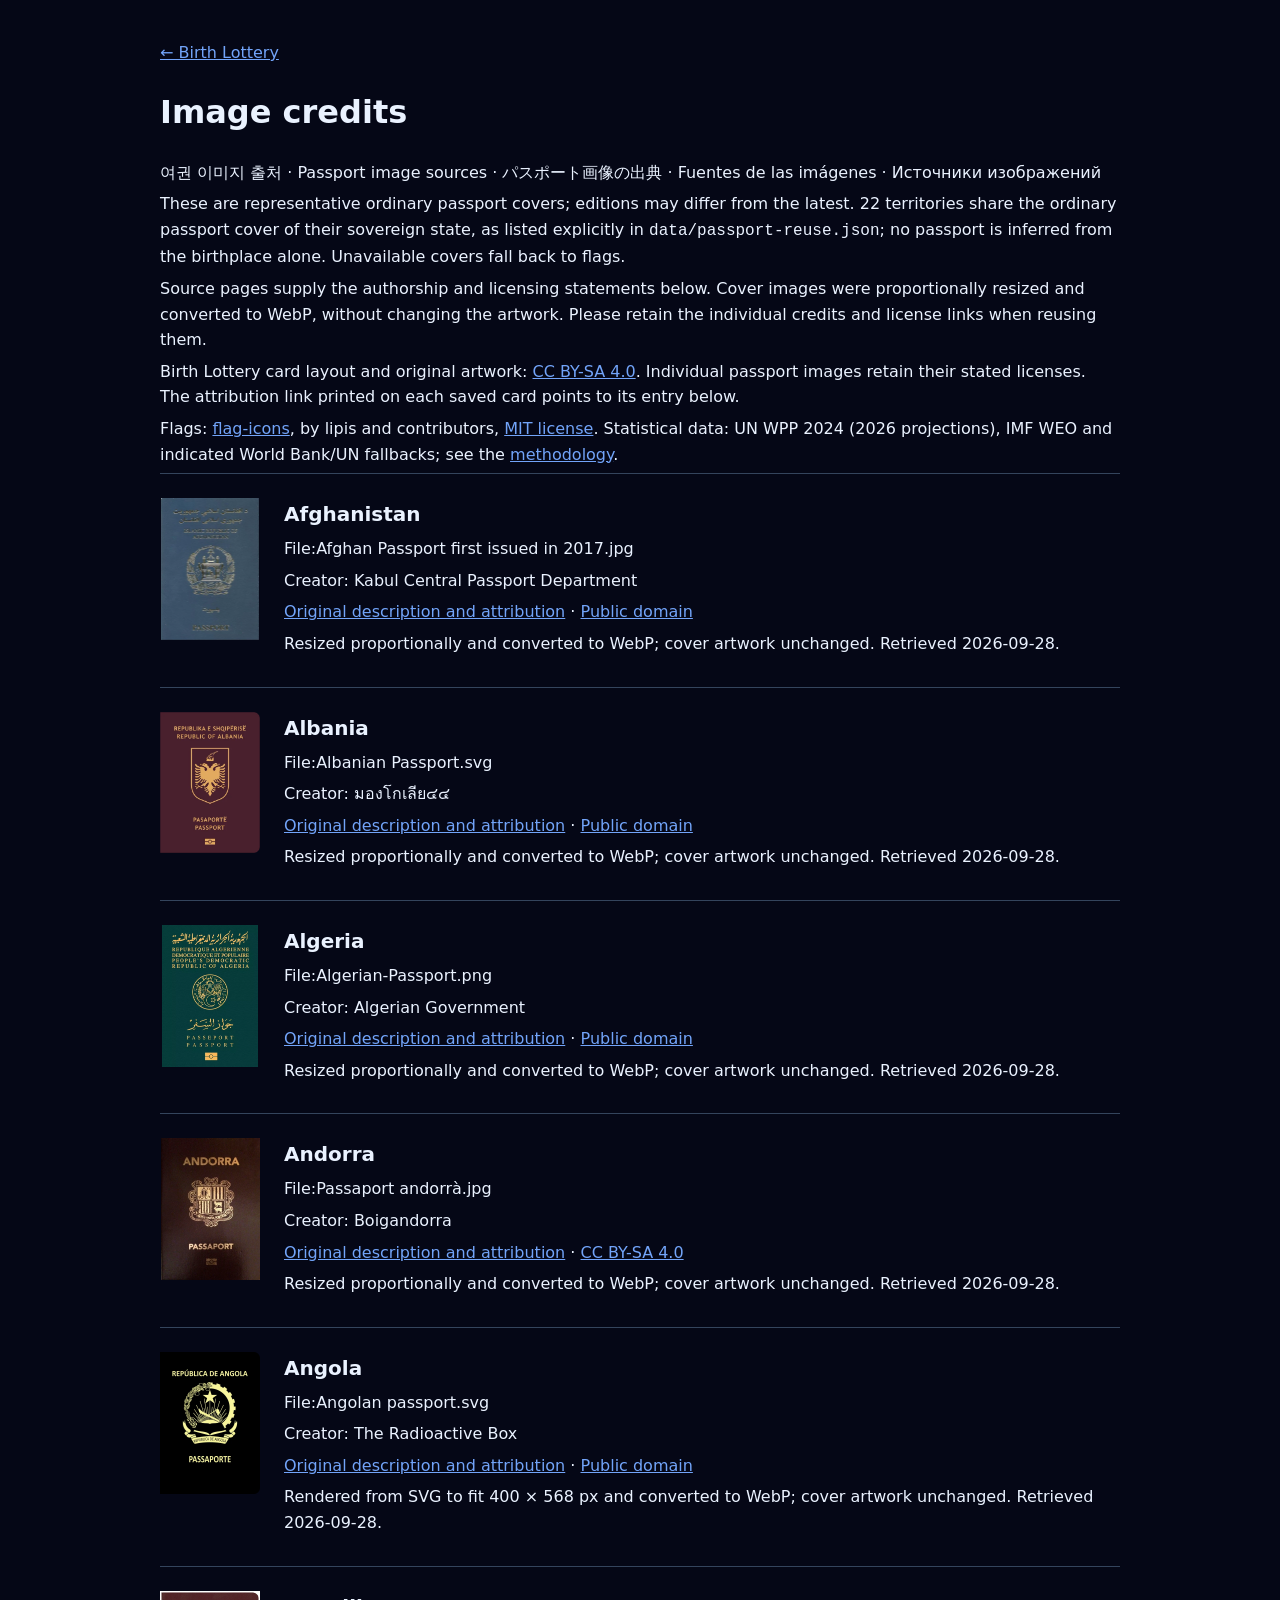
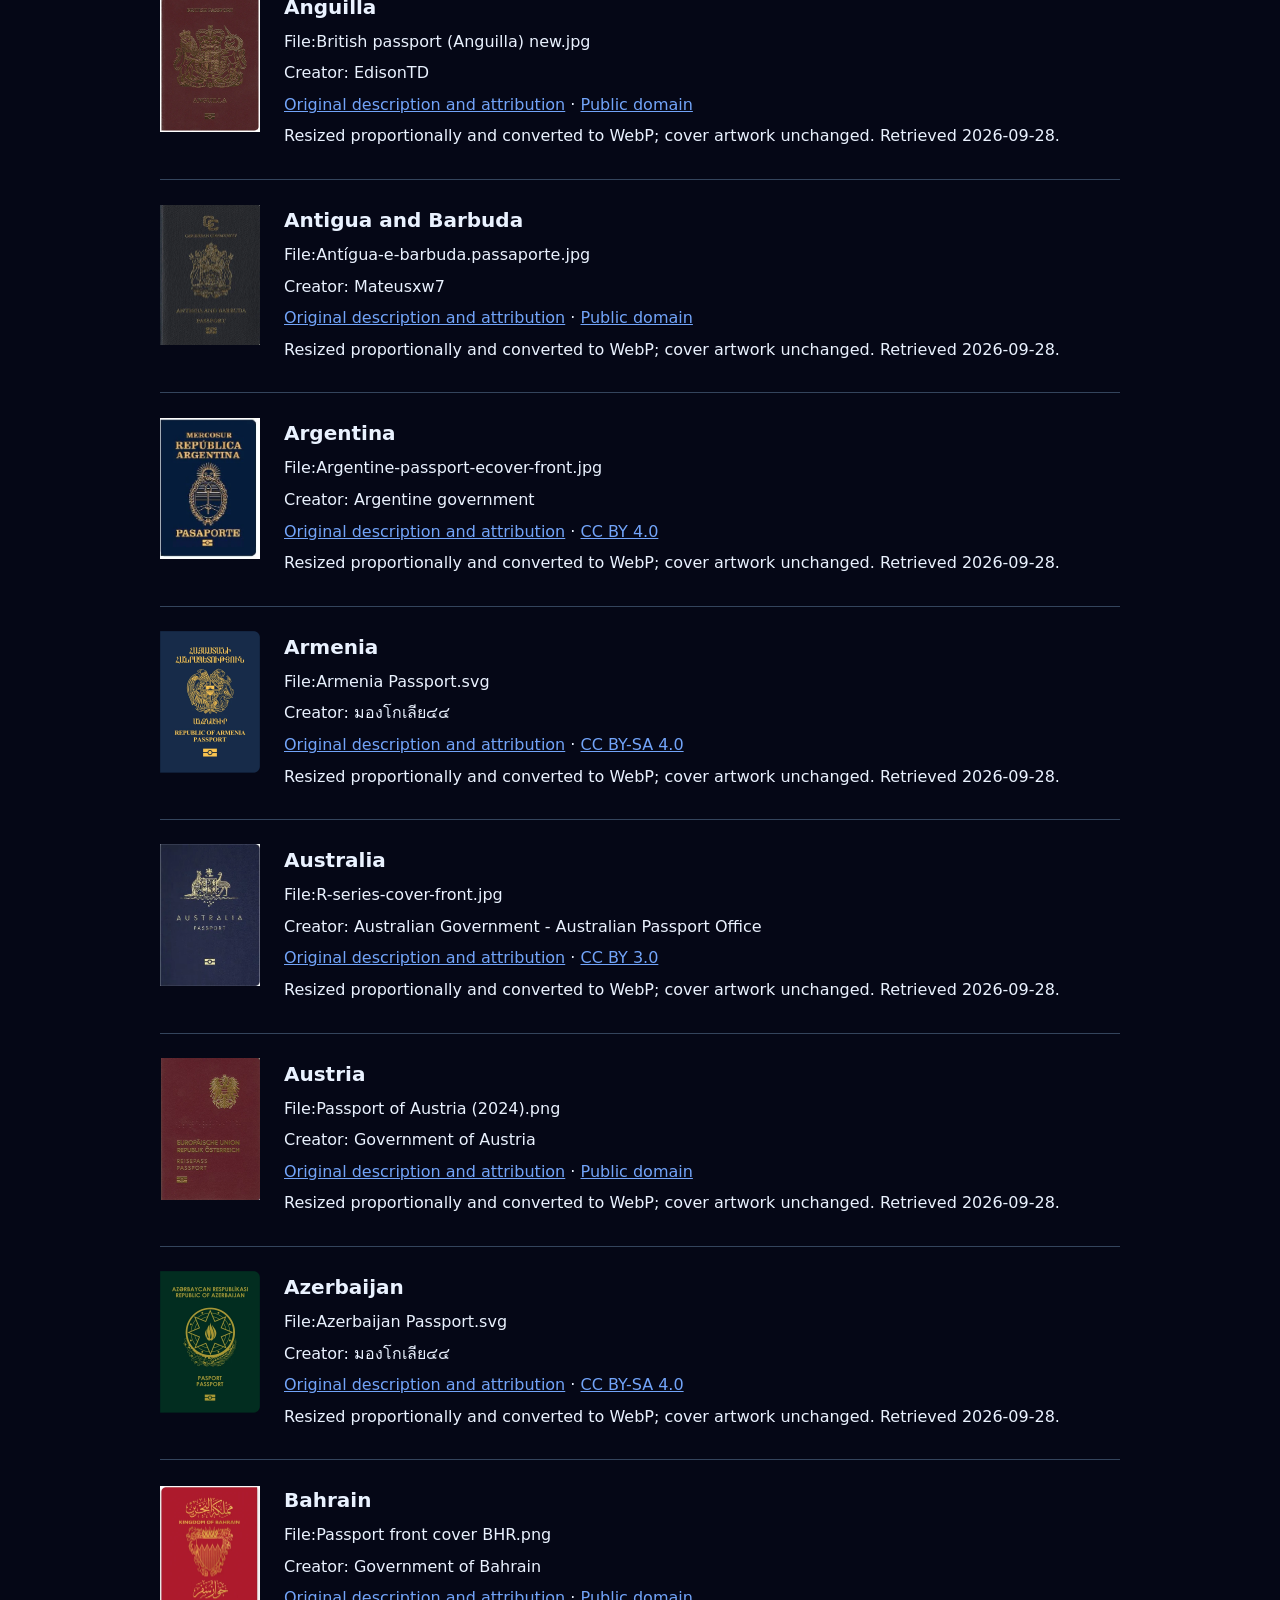
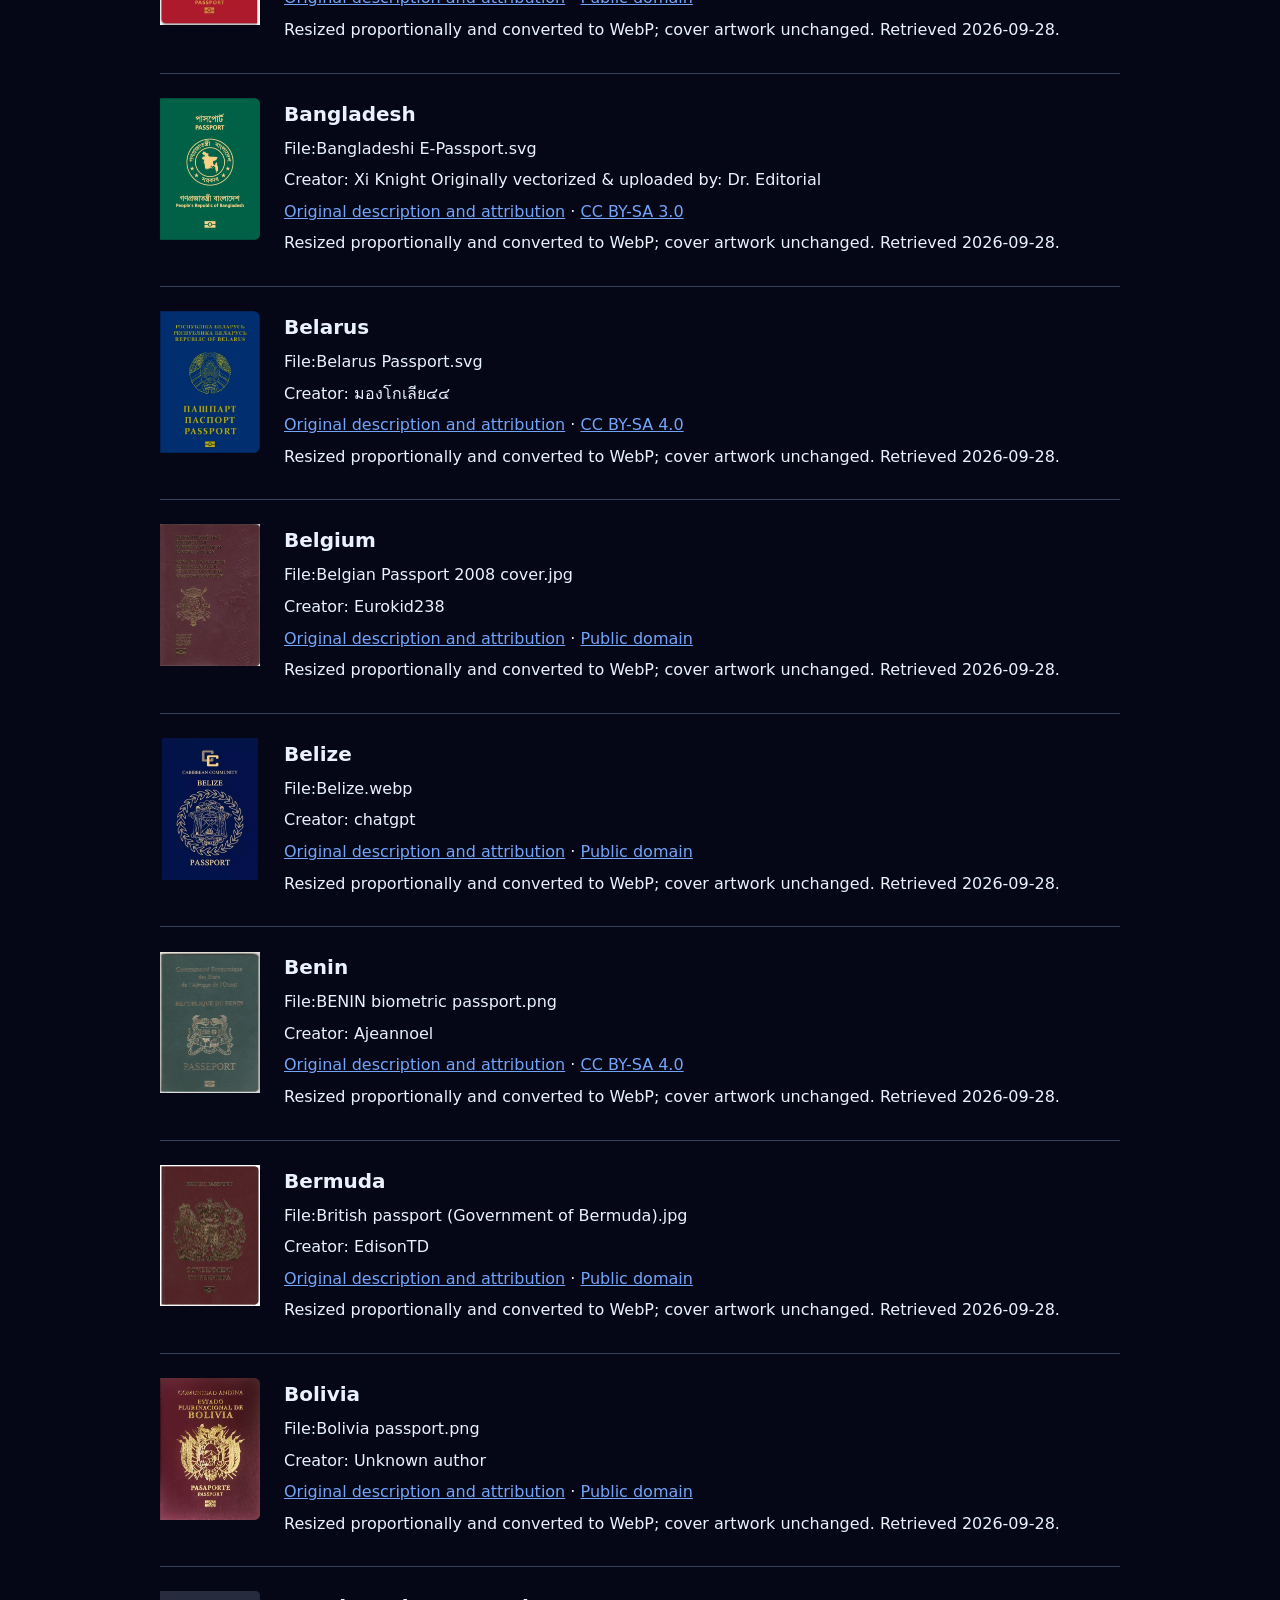
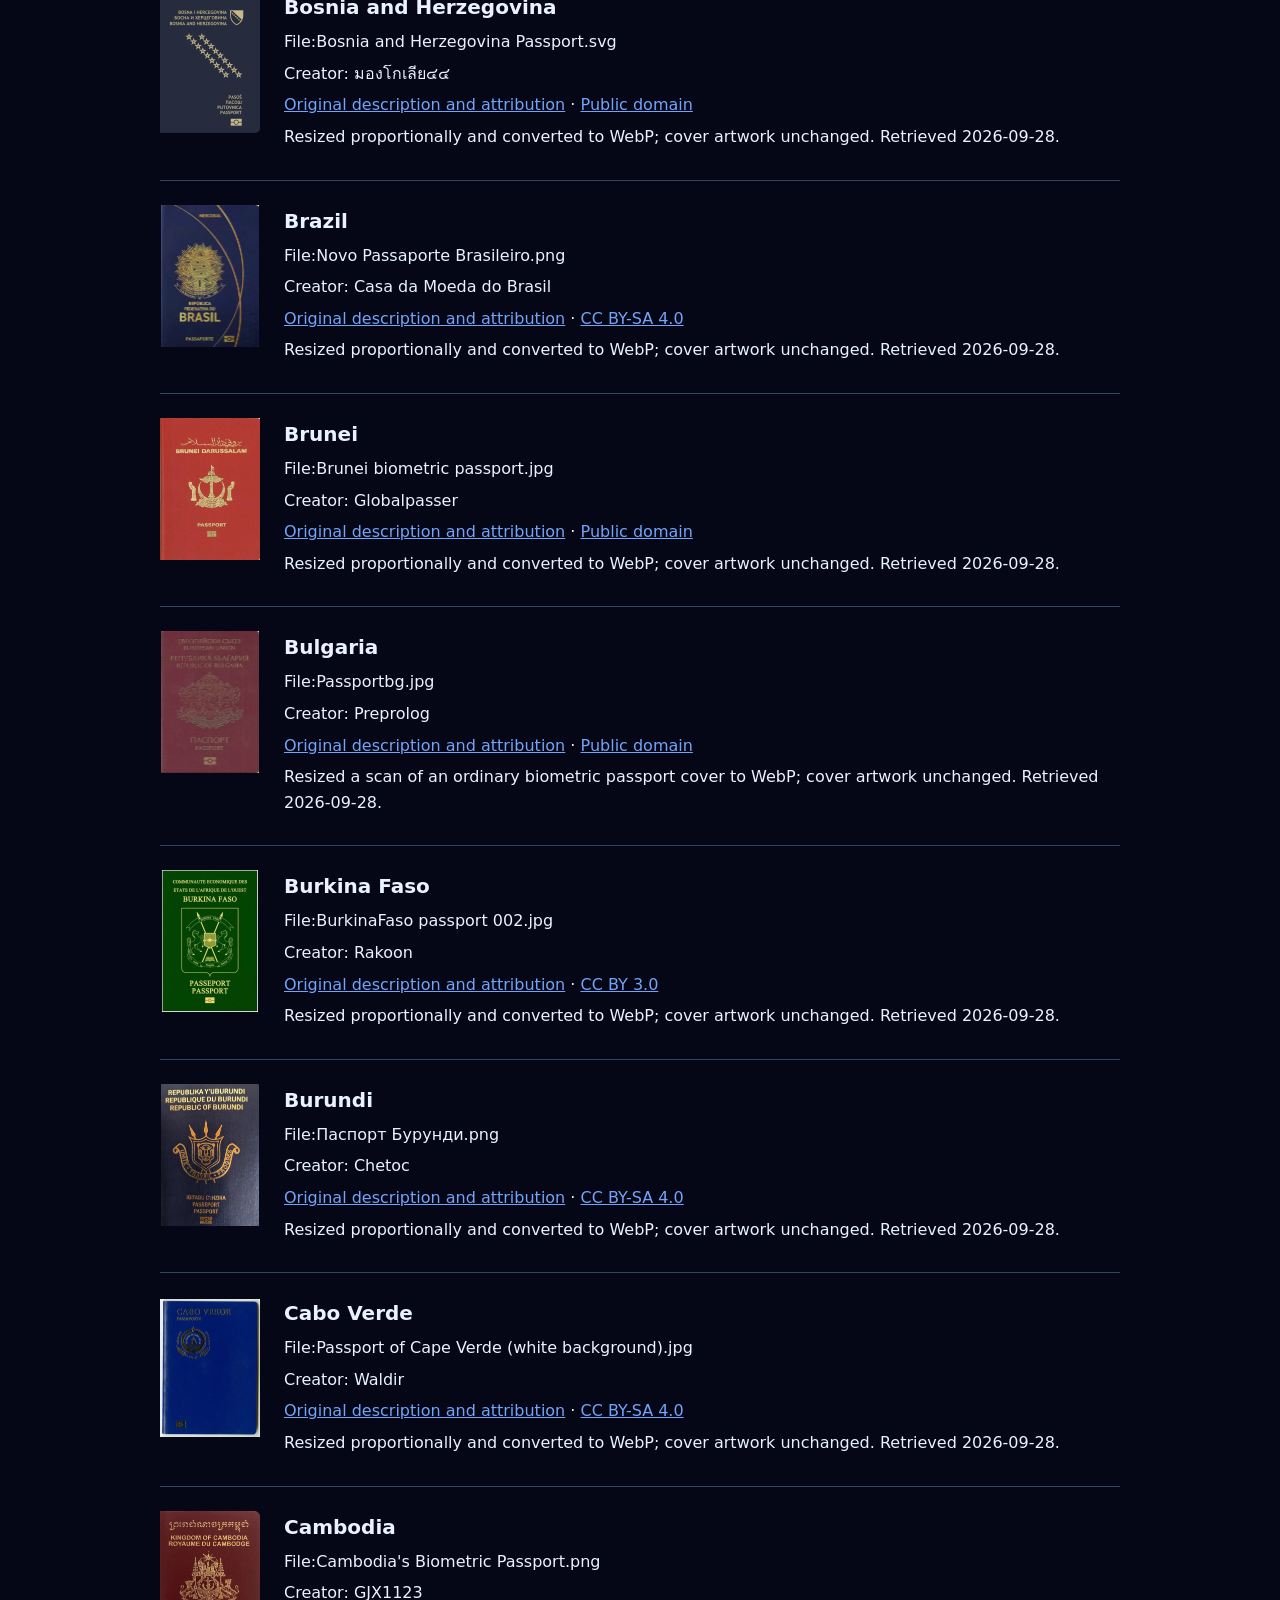
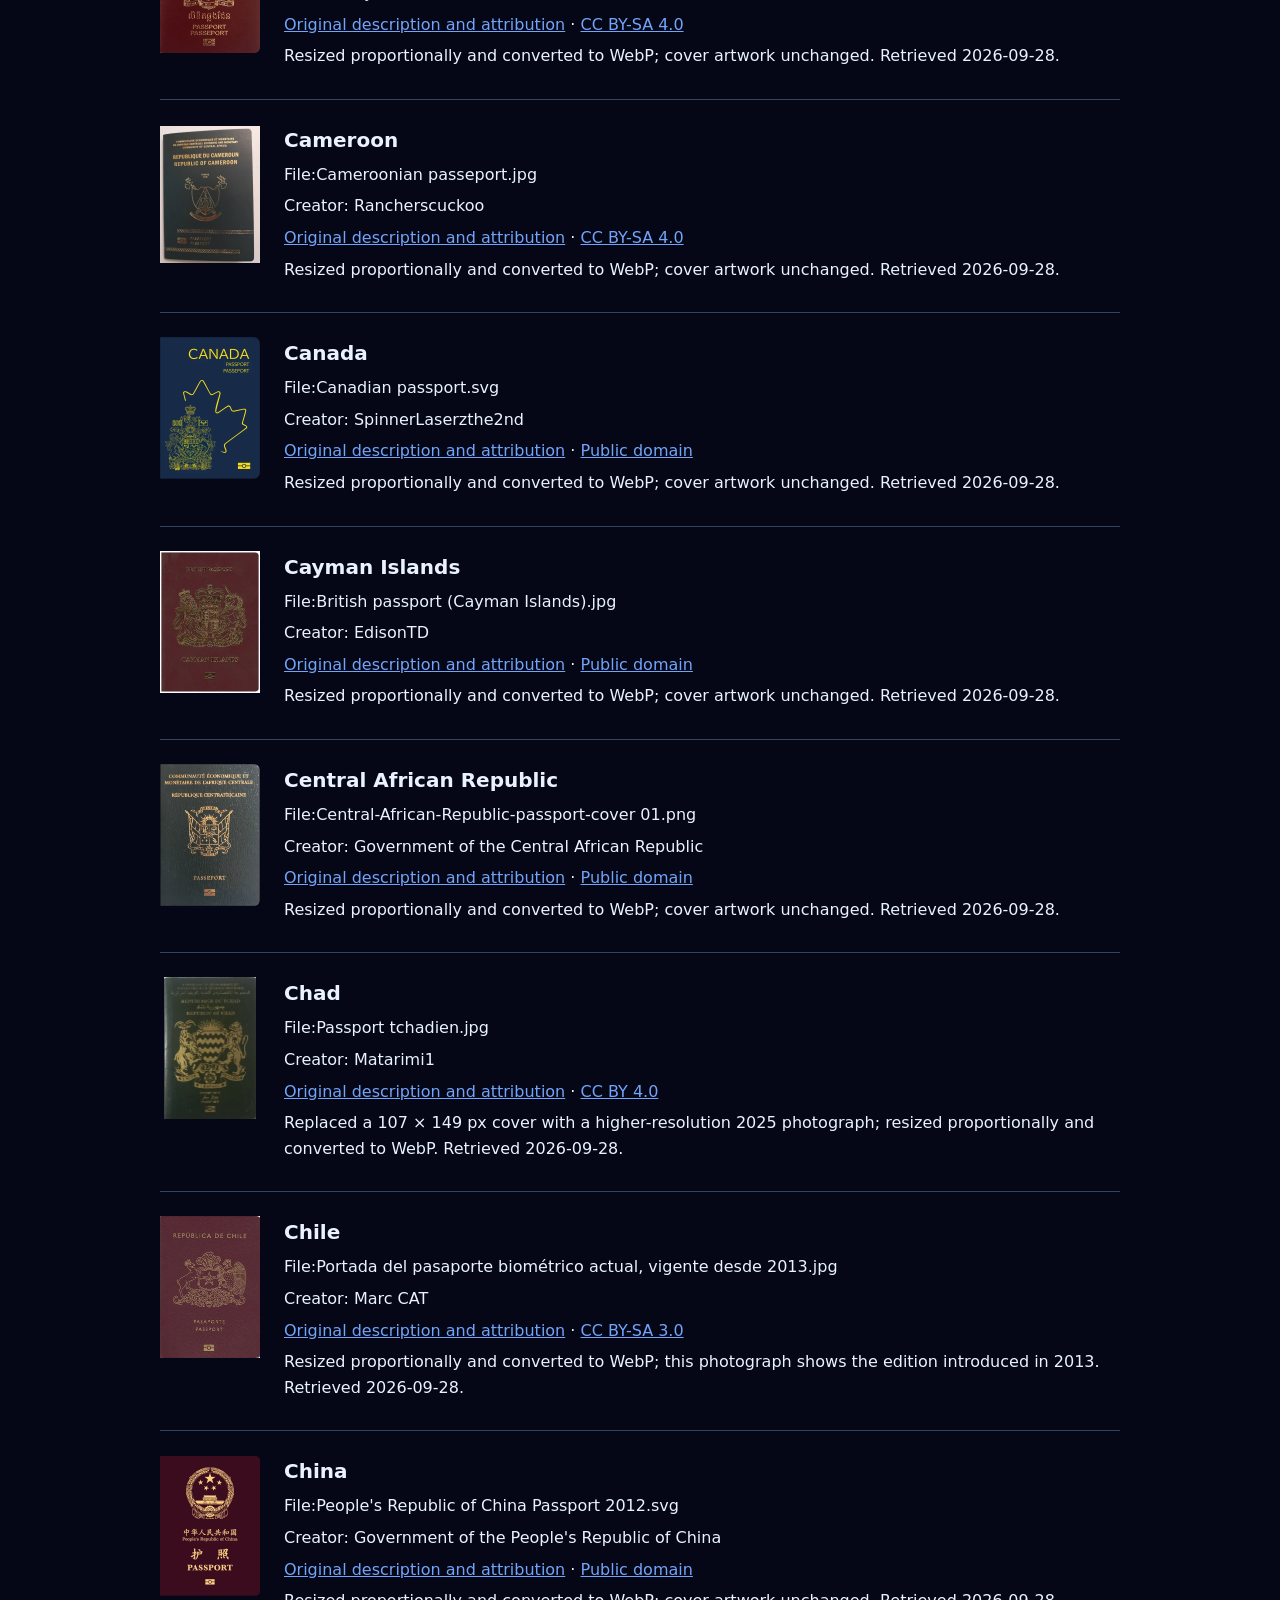
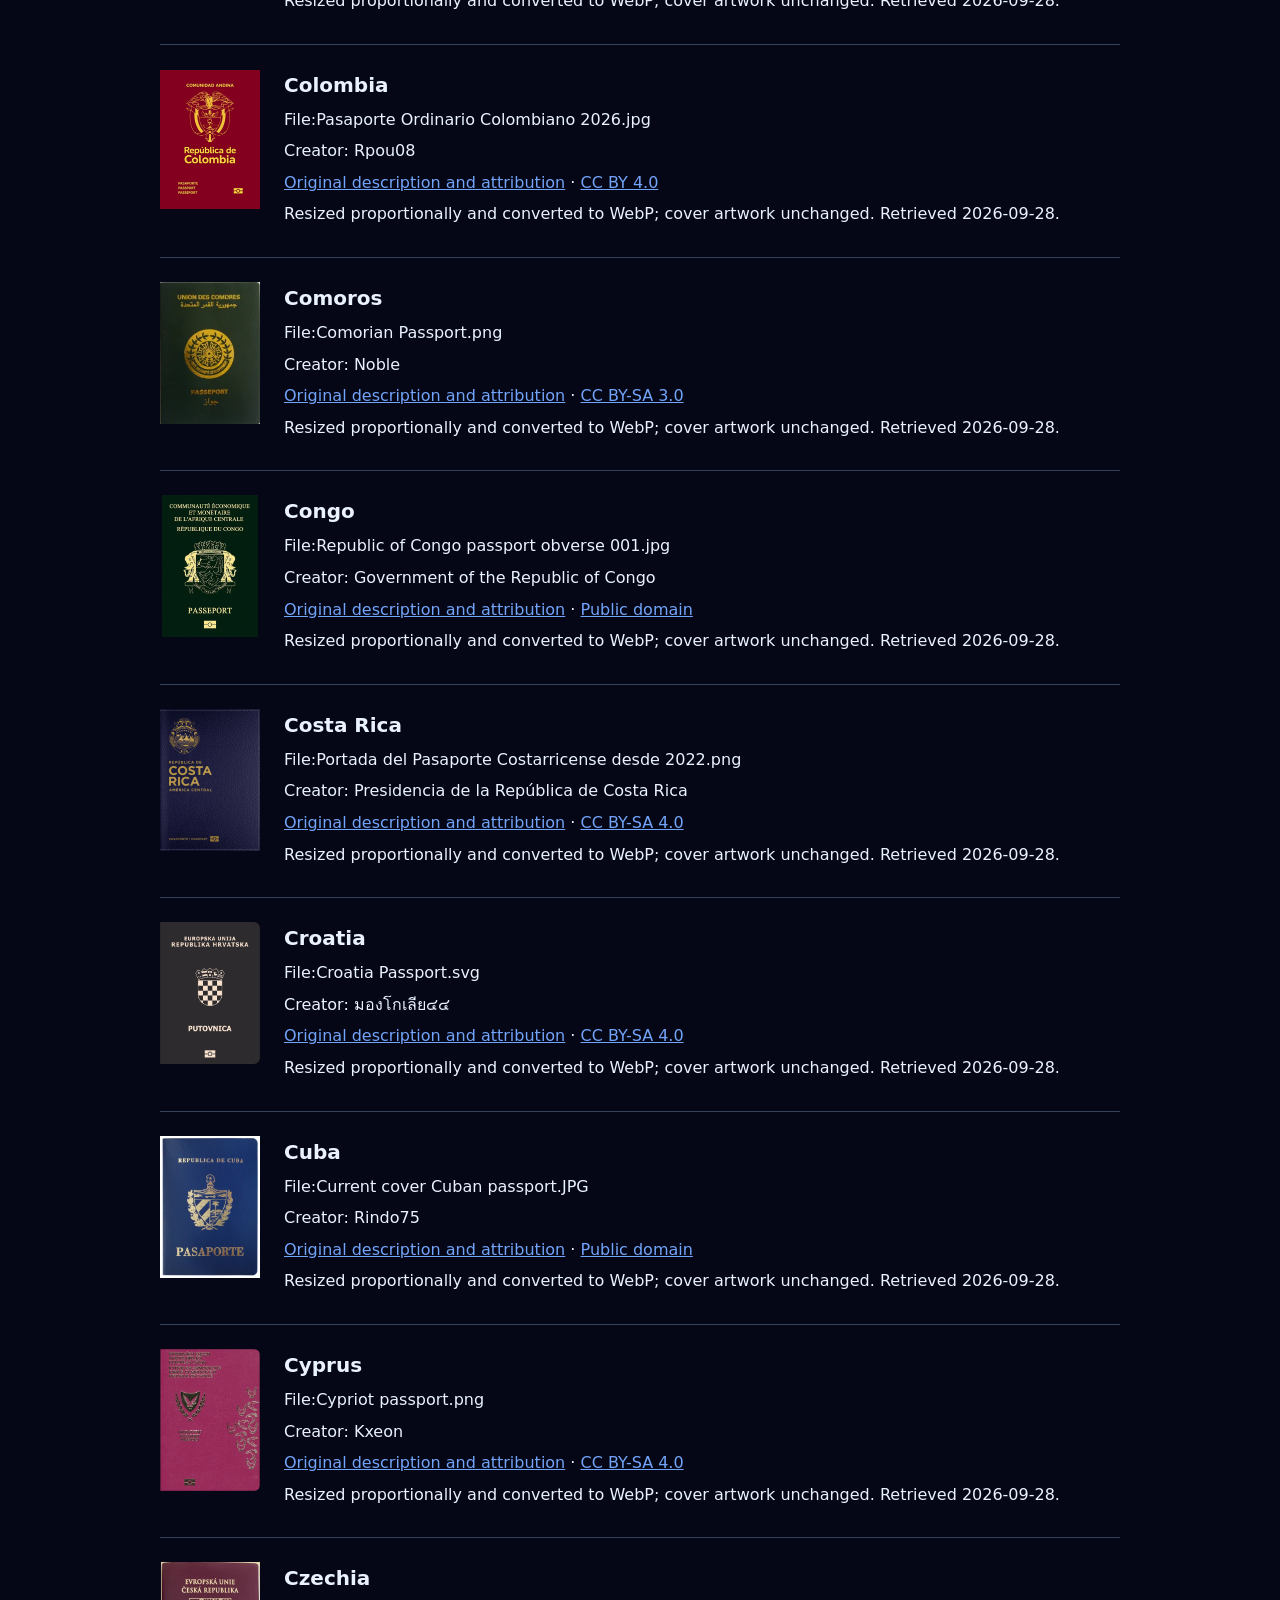
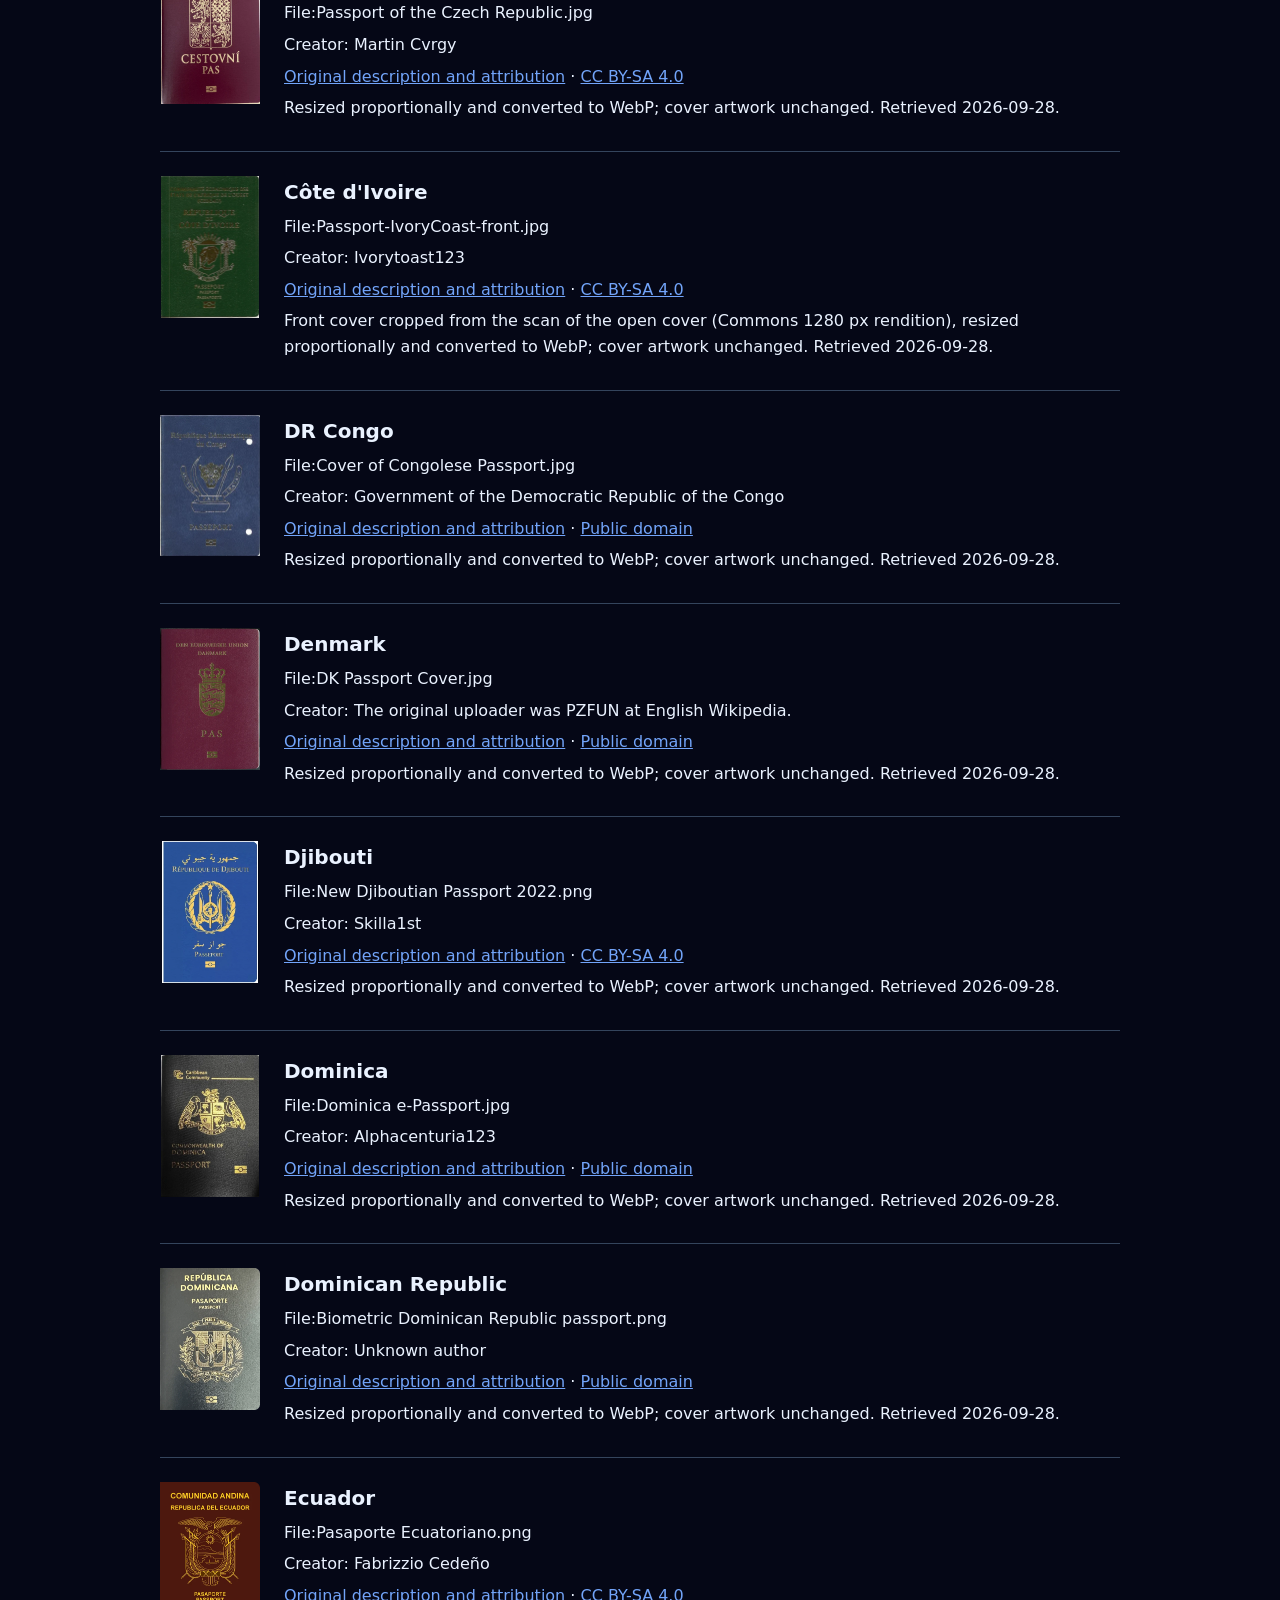
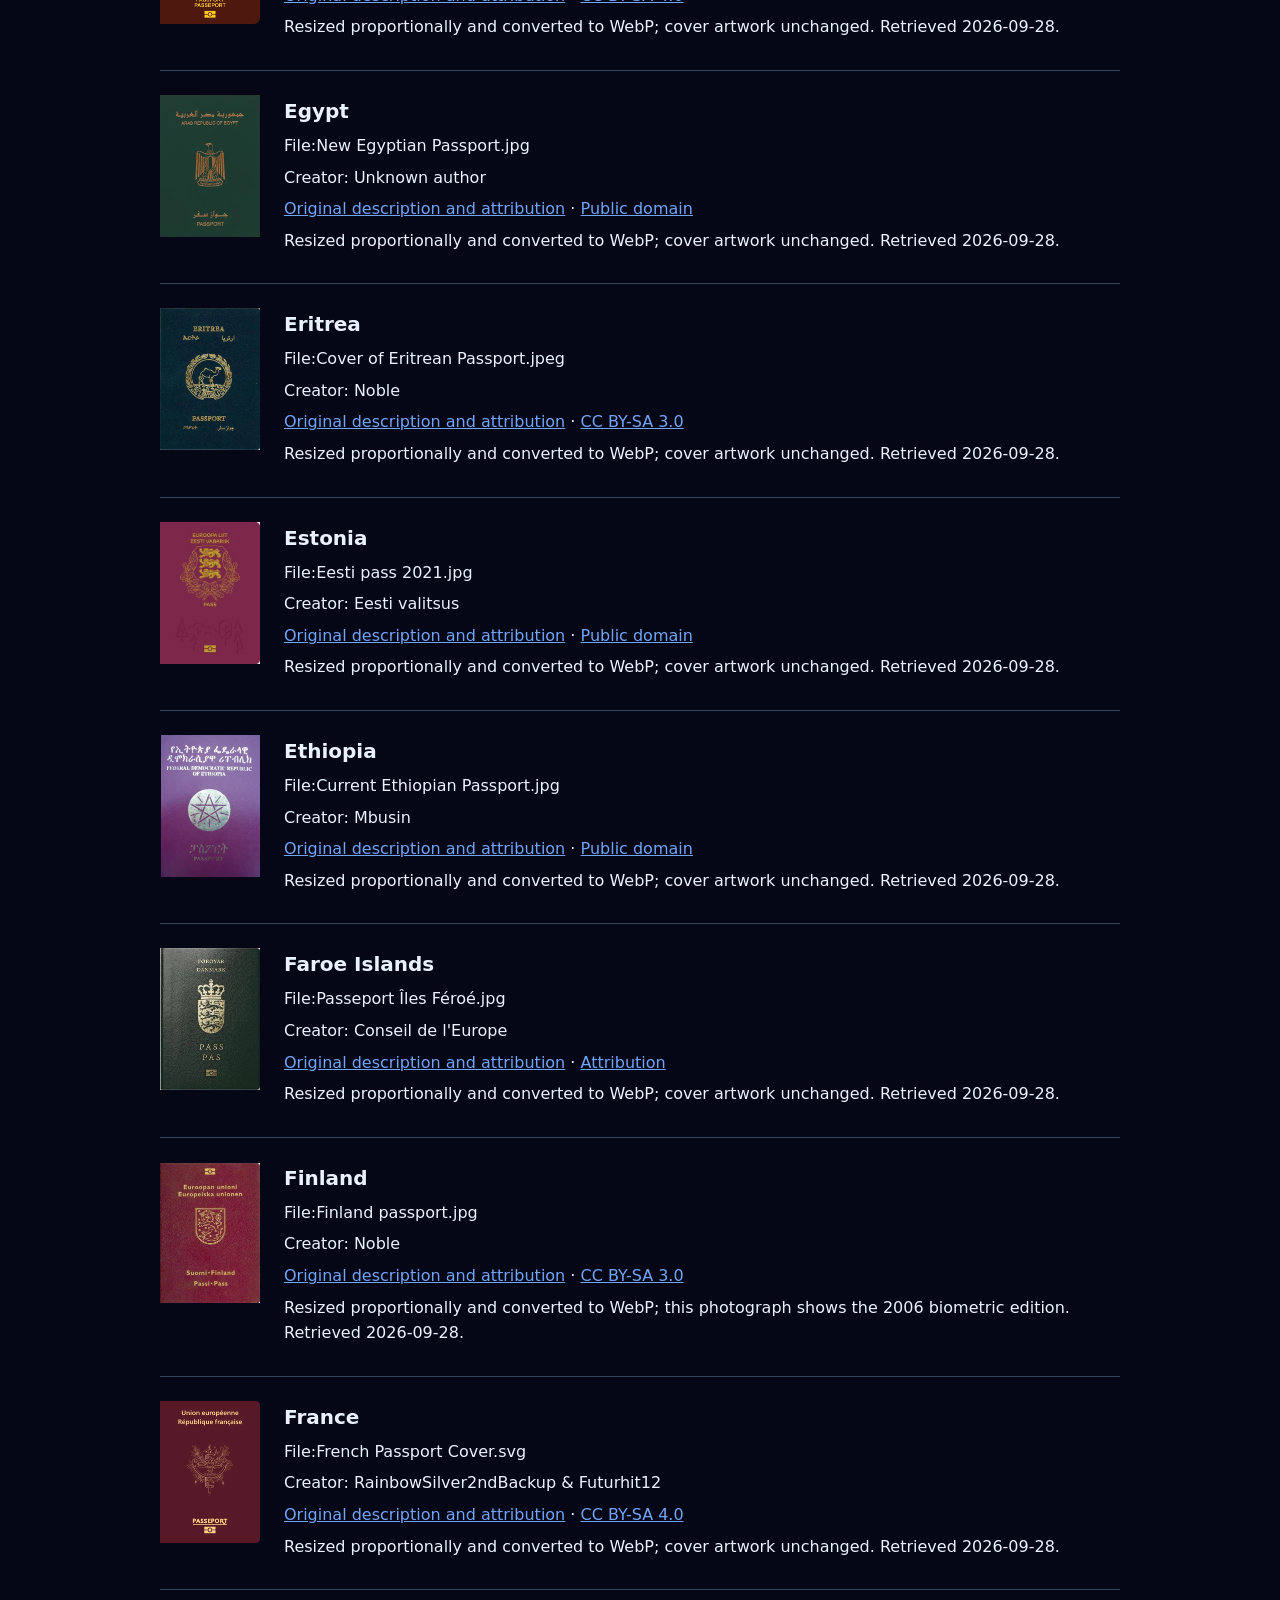
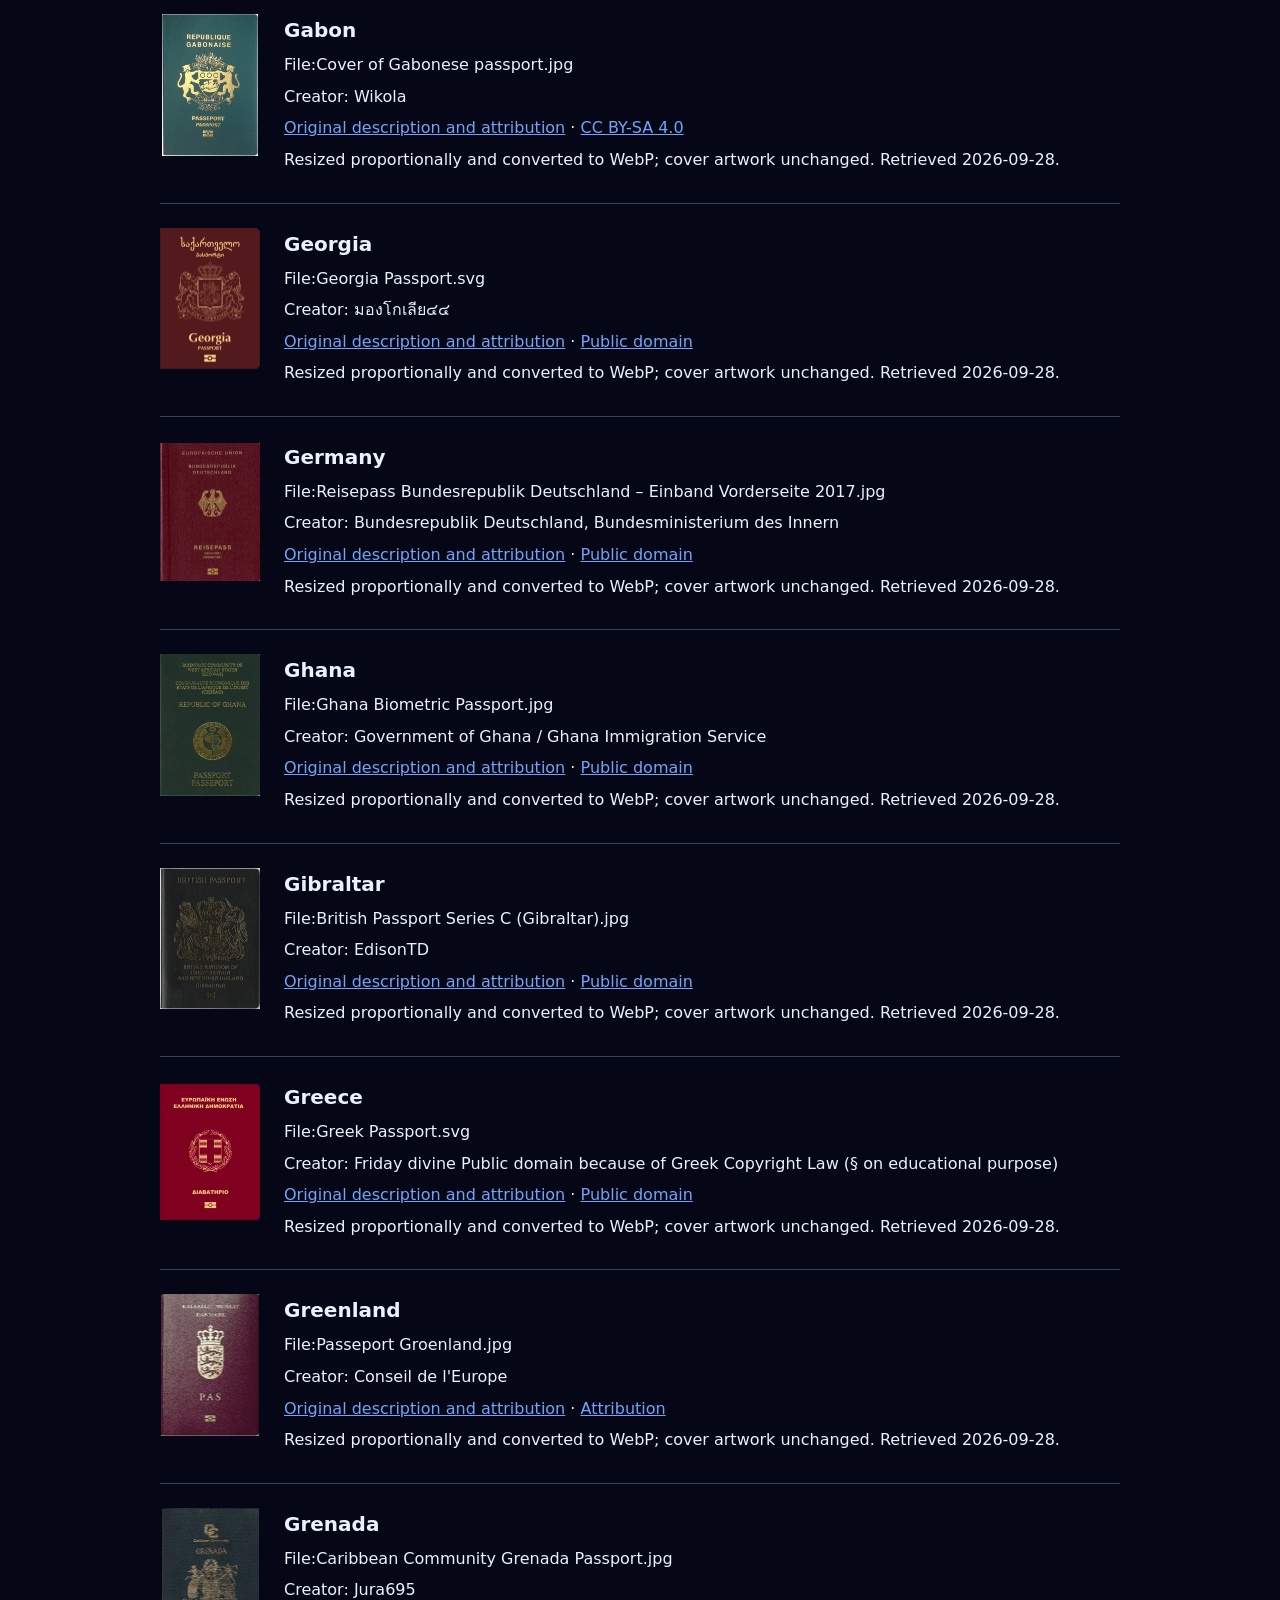
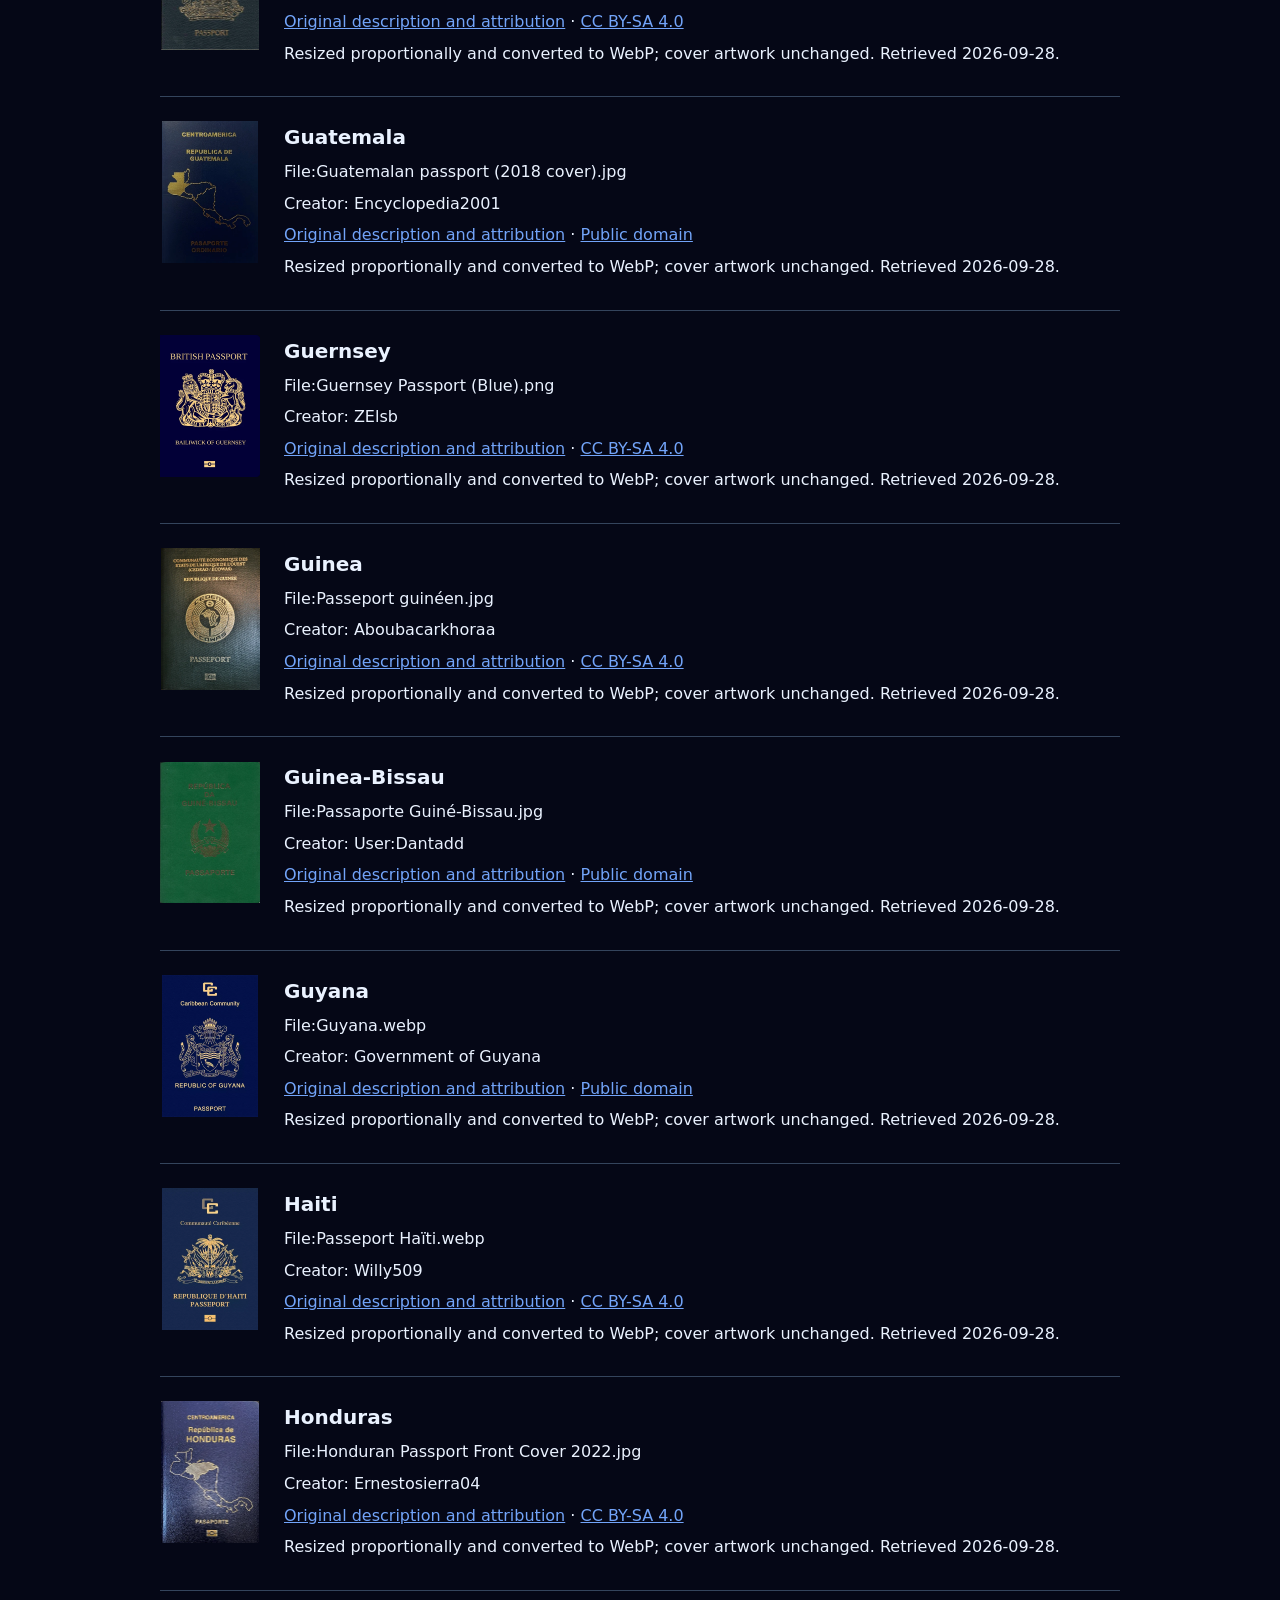
<file: passport-credits.html>
<!doctype html><html lang="en"><meta charset="utf-8"><meta name="viewport" content="width=device-width,initial-scale=1">
<title>Image credits | Birth Lottery</title><style>
body{max-width:960px;margin:40px auto;padding:0 20px;background:#050716;color:#eaf2ff;font:16px/1.6 system-ui,sans-serif}a{color:#72a4f9}h1{font-size:32px}h2{font-size:20px;margin:0}article{display:flex;gap:24px;border-top:1px solid #34445c;padding:24px 0;scroll-margin-top:20px}article img{object-fit:contain;flex:none}p{margin:6px 0;overflow-wrap:anywhere}article:target{background:#12213a}@media(max-width:480px){article{gap:14px}article img{width:70px;height:100px}}
</style><a href="./">← Birth Lottery</a><h1>Image credits</h1>
<p>여권 이미지 출처 · Passport image sources · パスポート画像の出典 · Fuentes de las imágenes · Источники изображений</p>
<p>These are representative ordinary passport covers; editions may differ from the latest. 22 territories share the ordinary passport cover of their sovereign state, as listed explicitly in <code>data/passport-reuse.json</code>; no passport is inferred from the birthplace alone. Unavailable covers fall back to flags.</p>
<p>Source pages supply the authorship and licensing statements below. Cover images were proportionally resized and converted to WebP, without changing the artwork. Please retain the individual credits and license links when reusing them.</p>
<p>Birth Lottery card layout and original artwork: <a href="https://creativecommons.org/licenses/by-sa/4.0/">CC BY-SA 4.0</a>. Individual passport images retain their stated licenses. The attribution link printed on each saved card points to its entry below.</p>
<p>Flags: <a href="https://github.com/lipis/flag-icons">flag-icons</a>, by lipis and contributors, <a href="vendor/flag-icons.LICENSE">MIT license</a>. Statistical data: UN WPP 2024 (2026 projections), IMF WEO and indicated World Bank/UN fallbacks; see the <a href="./#method">methodology</a>.</p>
<article id="p4">
<img src="assets/passports/af.webp" width="100" height="142" loading="lazy" alt="Afghanistan passport cover">
<div><h2>Afghanistan</h2><p>File:Afghan Passport first issued in 2017.jpg</p>
<p>Creator: Kabul Central Passport Department</p>
<p><a href="https://commons.wikimedia.org/wiki/File:Afghan_Passport_first_issued_in_2017.jpg">Original description and attribution</a> · <a href="https://creativecommons.org/publicdomain/mark/1.0/">Public domain</a></p>
<p>Resized proportionally and converted to WebP; cover artwork unchanged. Retrieved 2026-09-28.</p></div></article>
<article id="p8">
<img src="assets/passports/al.webp" width="100" height="142" loading="lazy" alt="Albania passport cover">
<div><h2>Albania</h2><p>File:Albanian Passport.svg</p>
<p>Creator: มองโกเลีย๔๔</p>
<p><a href="https://commons.wikimedia.org/wiki/File:Albanian_Passport.svg">Original description and attribution</a> · <a href="https://creativecommons.org/publicdomain/mark/1.0/">Public domain</a></p>
<p>Resized proportionally and converted to WebP; cover artwork unchanged. Retrieved 2026-09-28.</p></div></article>
<article id="p12">
<img src="assets/passports/dz.webp" width="100" height="142" loading="lazy" alt="Algeria passport cover">
<div><h2>Algeria</h2><p>File:Algerian-Passport.png</p>
<p>Creator: Algerian Government</p>
<p><a href="https://commons.wikimedia.org/wiki/File:Algerian-Passport.png">Original description and attribution</a> · <a href="https://creativecommons.org/publicdomain/mark/1.0/">Public domain</a></p>
<p>Resized proportionally and converted to WebP; cover artwork unchanged. Retrieved 2026-09-28.</p></div></article>
<article id="p20">
<img src="assets/passports/ad.webp" width="100" height="142" loading="lazy" alt="Andorra passport cover">
<div><h2>Andorra</h2><p>File:Passaport andorrà.jpg</p>
<p>Creator: Boigandorra</p>
<p><a href="https://commons.wikimedia.org/wiki/File:Passaport_andorr%C3%A0.jpg">Original description and attribution</a> · <a href="https://creativecommons.org/licenses/by-sa/4.0/deed.en">CC BY-SA 4.0</a></p>
<p>Resized proportionally and converted to WebP; cover artwork unchanged. Retrieved 2026-09-28.</p></div></article>
<article id="p24">
<img src="assets/passports/ao.webp" width="100" height="142" loading="lazy" alt="Angola passport cover">
<div><h2>Angola</h2><p>File:Angolan passport.svg</p>
<p>Creator: The Radioactive Box</p>
<p><a href="https://commons.wikimedia.org/wiki/File:Angolan_passport.svg">Original description and attribution</a> · <a href="https://creativecommons.org/publicdomain/mark/1.0/">Public domain</a></p>
<p>Rendered from SVG to fit 400 × 568 px and converted to WebP; cover artwork unchanged. Retrieved 2026-09-28.</p></div></article>
<article id="p660">
<img src="assets/passports/ai.webp" width="100" height="142" loading="lazy" alt="Anguilla passport cover">
<div><h2>Anguilla</h2><p>File:British passport (Anguilla) new.jpg</p>
<p>Creator: EdisonTD</p>
<p><a href="https://commons.wikimedia.org/wiki/File:British_passport_(Anguilla)_new.jpg">Original description and attribution</a> · <a href="https://creativecommons.org/publicdomain/mark/1.0/">Public domain</a></p>
<p>Resized proportionally and converted to WebP; cover artwork unchanged. Retrieved 2026-09-28.</p></div></article>
<article id="p28">
<img src="assets/passports/ag.webp" width="100" height="142" loading="lazy" alt="Antigua and Barbuda passport cover">
<div><h2>Antigua and Barbuda</h2><p>File:Antígua-e-barbuda.passaporte.jpg</p>
<p>Creator: Mateusxw7</p>
<p><a href="https://commons.wikimedia.org/wiki/File:Ant%C3%ADgua-e-barbuda.passaporte.jpg">Original description and attribution</a> · <a href="https://creativecommons.org/publicdomain/mark/1.0/">Public domain</a></p>
<p>Resized proportionally and converted to WebP; cover artwork unchanged. Retrieved 2026-09-28.</p></div></article>
<article id="p32">
<img src="assets/passports/ar.webp" width="100" height="142" loading="lazy" alt="Argentina passport cover">
<div><h2>Argentina</h2><p>File:Argentine-passport-ecover-front.jpg</p>
<p>Creator: Argentine government</p>
<p><a href="https://commons.wikimedia.org/wiki/File:Argentine-passport-ecover-front.jpg">Original description and attribution</a> · <a href="https://creativecommons.org/licenses/by/4.0/deed.en">CC BY 4.0</a></p>
<p>Resized proportionally and converted to WebP; cover artwork unchanged. Retrieved 2026-09-28.</p></div></article>
<article id="p51">
<img src="assets/passports/am.webp" width="100" height="142" loading="lazy" alt="Armenia passport cover">
<div><h2>Armenia</h2><p>File:Armenia Passport.svg</p>
<p>Creator: มองโกเลีย๔๔</p>
<p><a href="https://commons.wikimedia.org/wiki/File:Armenia_Passport.svg">Original description and attribution</a> · <a href="https://creativecommons.org/licenses/by-sa/4.0/deed.en">CC BY-SA 4.0</a></p>
<p>Resized proportionally and converted to WebP; cover artwork unchanged. Retrieved 2026-09-28.</p></div></article>
<article id="p36">
<img src="assets/passports/au.webp" width="100" height="142" loading="lazy" alt="Australia passport cover">
<div><h2>Australia</h2><p>File:R-series-cover-front.jpg</p>
<p>Creator: Australian Government - Australian Passport Office</p>
<p><a href="https://commons.wikimedia.org/wiki/File:R-series-cover-front.jpg">Original description and attribution</a> · <a href="https://creativecommons.org/licenses/by/3.0/au/deed.en">CC BY 3.0</a></p>
<p>Resized proportionally and converted to WebP; cover artwork unchanged. Retrieved 2026-09-28.</p></div></article>
<article id="p40">
<img src="assets/passports/at.webp" width="100" height="142" loading="lazy" alt="Austria passport cover">
<div><h2>Austria</h2><p>File:Passport of Austria (2024).png</p>
<p>Creator: Government of Austria</p>
<p><a href="https://commons.wikimedia.org/wiki/File:Passport_of_Austria_(2024).png">Original description and attribution</a> · <a href="https://creativecommons.org/publicdomain/mark/1.0/">Public domain</a></p>
<p>Resized proportionally and converted to WebP; cover artwork unchanged. Retrieved 2026-09-28.</p></div></article>
<article id="p31">
<img src="assets/passports/az.webp" width="100" height="142" loading="lazy" alt="Azerbaijan passport cover">
<div><h2>Azerbaijan</h2><p>File:Azerbaijan Passport.svg</p>
<p>Creator: มองโกเลีย๔๔</p>
<p><a href="https://commons.wikimedia.org/wiki/File:Azerbaijan_Passport.svg">Original description and attribution</a> · <a href="https://creativecommons.org/licenses/by-sa/4.0/deed.en">CC BY-SA 4.0</a></p>
<p>Resized proportionally and converted to WebP; cover artwork unchanged. Retrieved 2026-09-28.</p></div></article>
<article id="p48">
<img src="assets/passports/bh.webp" width="100" height="142" loading="lazy" alt="Bahrain passport cover">
<div><h2>Bahrain</h2><p>File:Passport front cover BHR.png</p>
<p>Creator: Government of Bahrain</p>
<p><a href="https://commons.wikimedia.org/wiki/File:Passport_front_cover_BHR.png">Original description and attribution</a> · <a href="https://creativecommons.org/publicdomain/mark/1.0/">Public domain</a></p>
<p>Resized proportionally and converted to WebP; cover artwork unchanged. Retrieved 2026-09-28.</p></div></article>
<article id="p50">
<img src="assets/passports/bd.webp" width="100" height="142" loading="lazy" alt="Bangladesh passport cover">
<div><h2>Bangladesh</h2><p>File:Bangladeshi E-Passport.svg</p>
<p>Creator: Xi Knight Originally vectorized &amp; uploaded by: Dr. Editorial</p>
<p><a href="https://commons.wikimedia.org/wiki/File:Bangladeshi_E-Passport.svg">Original description and attribution</a> · <a href="https://creativecommons.org/licenses/by-sa/3.0/deed.en">CC BY-SA 3.0</a></p>
<p>Resized proportionally and converted to WebP; cover artwork unchanged. Retrieved 2026-09-28.</p></div></article>
<article id="p112">
<img src="assets/passports/by.webp" width="100" height="142" loading="lazy" alt="Belarus passport cover">
<div><h2>Belarus</h2><p>File:Belarus Passport.svg</p>
<p>Creator: มองโกเลีย๔๔</p>
<p><a href="https://commons.wikimedia.org/wiki/File:Belarus_Passport.svg">Original description and attribution</a> · <a href="https://creativecommons.org/licenses/by-sa/4.0/deed.en">CC BY-SA 4.0</a></p>
<p>Resized proportionally and converted to WebP; cover artwork unchanged. Retrieved 2026-09-28.</p></div></article>
<article id="p56">
<img src="assets/passports/be.webp" width="100" height="142" loading="lazy" alt="Belgium passport cover">
<div><h2>Belgium</h2><p>File:Belgian Passport 2008 cover.jpg</p>
<p>Creator: Eurokid238</p>
<p><a href="https://commons.wikimedia.org/wiki/File:Belgian_Passport_2008_cover.jpg">Original description and attribution</a> · <a href="https://creativecommons.org/publicdomain/mark/1.0/">Public domain</a></p>
<p>Resized proportionally and converted to WebP; cover artwork unchanged. Retrieved 2026-09-28.</p></div></article>
<article id="p84">
<img src="assets/passports/bz.webp" width="100" height="142" loading="lazy" alt="Belize passport cover">
<div><h2>Belize</h2><p>File:Belize.webp</p>
<p>Creator: chatgpt</p>
<p><a href="https://commons.wikimedia.org/wiki/File:Belize.webp">Original description and attribution</a> · <a href="https://creativecommons.org/publicdomain/mark/1.0/">Public domain</a></p>
<p>Resized proportionally and converted to WebP; cover artwork unchanged. Retrieved 2026-09-28.</p></div></article>
<article id="p204">
<img src="assets/passports/bj.webp" width="100" height="142" loading="lazy" alt="Benin passport cover">
<div><h2>Benin</h2><p>File:BENIN biometric passport.png</p>
<p>Creator: Ajeannoel</p>
<p><a href="https://commons.wikimedia.org/wiki/File:BENIN_biometric_passport.png">Original description and attribution</a> · <a href="https://creativecommons.org/licenses/by-sa/4.0/deed.en">CC BY-SA 4.0</a></p>
<p>Resized proportionally and converted to WebP; cover artwork unchanged. Retrieved 2026-09-28.</p></div></article>
<article id="p60">
<img src="assets/passports/bm.webp" width="100" height="142" loading="lazy" alt="Bermuda passport cover">
<div><h2>Bermuda</h2><p>File:British passport (Government of Bermuda).jpg</p>
<p>Creator: EdisonTD</p>
<p><a href="https://commons.wikimedia.org/wiki/File:British_passport_(Government_of_Bermuda).jpg">Original description and attribution</a> · <a href="https://creativecommons.org/publicdomain/mark/1.0/">Public domain</a></p>
<p>Resized proportionally and converted to WebP; cover artwork unchanged. Retrieved 2026-09-28.</p></div></article>
<article id="p68">
<img src="assets/passports/bo.webp" width="100" height="142" loading="lazy" alt="Bolivia passport cover">
<div><h2>Bolivia</h2><p>File:Bolivia passport.png</p>
<p>Creator: Unknown author</p>
<p><a href="https://commons.wikimedia.org/wiki/File:Bolivia_passport.png">Original description and attribution</a> · <a href="https://creativecommons.org/publicdomain/mark/1.0/">Public domain</a></p>
<p>Resized proportionally and converted to WebP; cover artwork unchanged. Retrieved 2026-09-28.</p></div></article>
<article id="p70">
<img src="assets/passports/ba.webp" width="100" height="142" loading="lazy" alt="Bosnia and Herzegovina passport cover">
<div><h2>Bosnia and Herzegovina</h2><p>File:Bosnia and Herzegovina Passport.svg</p>
<p>Creator: มองโกเลีย๔๔</p>
<p><a href="https://commons.wikimedia.org/wiki/File:Bosnia_and_Herzegovina_Passport.svg">Original description and attribution</a> · <a href="https://creativecommons.org/publicdomain/mark/1.0/">Public domain</a></p>
<p>Resized proportionally and converted to WebP; cover artwork unchanged. Retrieved 2026-09-28.</p></div></article>
<article id="p76">
<img src="assets/passports/br.webp" width="100" height="142" loading="lazy" alt="Brazil passport cover">
<div><h2>Brazil</h2><p>File:Novo Passaporte Brasileiro.png</p>
<p>Creator: Casa da Moeda do Brasil</p>
<p><a href="https://commons.wikimedia.org/wiki/File:Novo_Passaporte_Brasileiro.png">Original description and attribution</a> · <a href="https://creativecommons.org/licenses/by-sa/4.0/deed.en">CC BY-SA 4.0</a></p>
<p>Resized proportionally and converted to WebP; cover artwork unchanged. Retrieved 2026-09-28.</p></div></article>
<article id="p96">
<img src="assets/passports/bn.webp" width="100" height="142" loading="lazy" alt="Brunei passport cover">
<div><h2>Brunei</h2><p>File:Brunei biometric passport.jpg</p>
<p>Creator: Globalpasser</p>
<p><a href="https://commons.wikimedia.org/wiki/File:Brunei_biometric_passport.jpg">Original description and attribution</a> · <a href="https://creativecommons.org/publicdomain/mark/1.0/">Public domain</a></p>
<p>Resized proportionally and converted to WebP; cover artwork unchanged. Retrieved 2026-09-28.</p></div></article>
<article id="p100">
<img src="assets/passports/bg.webp" width="100" height="142" loading="lazy" alt="Bulgaria passport cover">
<div><h2>Bulgaria</h2><p>File:Passportbg.jpg</p>
<p>Creator: Preprolog</p>
<p><a href="https://commons.wikimedia.org/wiki/File:Passportbg.jpg">Original description and attribution</a> · <a href="https://commons.wikimedia.org/wiki/File:Passportbg.jpg">Public domain</a></p>
<p>Resized a scan of an ordinary biometric passport cover to WebP; cover artwork unchanged. Retrieved 2026-09-28.</p></div></article>
<article id="p854">
<img src="assets/passports/bf.webp" width="100" height="142" loading="lazy" alt="Burkina Faso passport cover">
<div><h2>Burkina Faso</h2><p>File:BurkinaFaso passport 002.jpg</p>
<p>Creator: Rakoon</p>
<p><a href="https://commons.wikimedia.org/wiki/File:BurkinaFaso_passport_002.jpg">Original description and attribution</a> · <a href="https://creativecommons.org/licenses/by/3.0/deed.en">CC BY 3.0</a></p>
<p>Resized proportionally and converted to WebP; cover artwork unchanged. Retrieved 2026-09-28.</p></div></article>
<article id="p108">
<img src="assets/passports/bi.webp" width="100" height="142" loading="lazy" alt="Burundi passport cover">
<div><h2>Burundi</h2><p>File:Паспорт Бурунди.png</p>
<p>Creator: Chetoc</p>
<p><a href="https://commons.wikimedia.org/wiki/File:%D0%9F%D0%B0%D1%81%D0%BF%D0%BE%D1%80%D1%82_%D0%91%D1%83%D1%80%D1%83%D0%BD%D0%B4%D0%B8.png">Original description and attribution</a> · <a href="https://creativecommons.org/licenses/by-sa/4.0/deed.en">CC BY-SA 4.0</a></p>
<p>Resized proportionally and converted to WebP; cover artwork unchanged. Retrieved 2026-09-28.</p></div></article>
<article id="p132">
<img src="assets/passports/cv.webp" width="100" height="142" loading="lazy" alt="Cabo Verde passport cover">
<div><h2>Cabo Verde</h2><p>File:Passport of Cape Verde (white background).jpg</p>
<p>Creator: Waldir</p>
<p><a href="https://commons.wikimedia.org/wiki/File:Passport_of_Cape_Verde_(white_background).jpg">Original description and attribution</a> · <a href="https://creativecommons.org/licenses/by-sa/4.0/deed.en">CC BY-SA 4.0</a></p>
<p>Resized proportionally and converted to WebP; cover artwork unchanged. Retrieved 2026-09-28.</p></div></article>
<article id="p116">
<img src="assets/passports/kh.webp" width="100" height="142" loading="lazy" alt="Cambodia passport cover">
<div><h2>Cambodia</h2><p>File:Cambodia&#x27;s Biometric Passport.png</p>
<p>Creator: GJX1123</p>
<p><a href="https://commons.wikimedia.org/wiki/File:Cambodia%27s_Biometric_Passport.png">Original description and attribution</a> · <a href="https://creativecommons.org/licenses/by-sa/4.0/deed.en">CC BY-SA 4.0</a></p>
<p>Resized proportionally and converted to WebP; cover artwork unchanged. Retrieved 2026-09-28.</p></div></article>
<article id="p120">
<img src="assets/passports/cm.webp" width="100" height="142" loading="lazy" alt="Cameroon passport cover">
<div><h2>Cameroon</h2><p>File:Cameroonian passeport.jpg</p>
<p>Creator: Rancherscuckoo</p>
<p><a href="https://commons.wikimedia.org/wiki/File:Cameroonian_passeport.jpg">Original description and attribution</a> · <a href="https://creativecommons.org/licenses/by-sa/4.0/deed.en">CC BY-SA 4.0</a></p>
<p>Resized proportionally and converted to WebP; cover artwork unchanged. Retrieved 2026-09-28.</p></div></article>
<article id="p124">
<img src="assets/passports/ca.webp" width="100" height="142" loading="lazy" alt="Canada passport cover">
<div><h2>Canada</h2><p>File:Canadian passport.svg</p>
<p>Creator: SpinnerLaserzthe2nd</p>
<p><a href="https://commons.wikimedia.org/wiki/File:Canadian_passport.svg">Original description and attribution</a> · <a href="https://creativecommons.org/publicdomain/mark/1.0/">Public domain</a></p>
<p>Resized proportionally and converted to WebP; cover artwork unchanged. Retrieved 2026-09-28.</p></div></article>
<article id="p136">
<img src="assets/passports/ky.webp" width="100" height="142" loading="lazy" alt="Cayman Islands passport cover">
<div><h2>Cayman Islands</h2><p>File:British passport (Cayman Islands).jpg</p>
<p>Creator: EdisonTD</p>
<p><a href="https://commons.wikimedia.org/wiki/File:British_passport_(Cayman_Islands).jpg">Original description and attribution</a> · <a href="https://creativecommons.org/publicdomain/mark/1.0/">Public domain</a></p>
<p>Resized proportionally and converted to WebP; cover artwork unchanged. Retrieved 2026-09-28.</p></div></article>
<article id="p140">
<img src="assets/passports/cf.webp" width="100" height="142" loading="lazy" alt="Central African Republic passport cover">
<div><h2>Central African Republic</h2><p>File:Central-African-Republic-passport-cover 01.png</p>
<p>Creator: Government of the Central African Republic</p>
<p><a href="https://commons.wikimedia.org/wiki/File:Central-African-Republic-passport-cover_01.png">Original description and attribution</a> · <a href="https://creativecommons.org/publicdomain/mark/1.0/">Public domain</a></p>
<p>Resized proportionally and converted to WebP; cover artwork unchanged. Retrieved 2026-09-28.</p></div></article>
<article id="p148">
<img src="assets/passports/td.webp" width="100" height="142" loading="lazy" alt="Chad passport cover">
<div><h2>Chad</h2><p>File:Passport tchadien.jpg</p>
<p>Creator: Matarimi1</p>
<p><a href="https://commons.wikimedia.org/wiki/File:Passport_tchadien.jpg">Original description and attribution</a> · <a href="https://creativecommons.org/licenses/by/4.0/">CC BY 4.0</a></p>
<p>Replaced a 107 × 149 px cover with a higher-resolution 2025 photograph; resized proportionally and converted to WebP. Retrieved 2026-09-28.</p></div></article>
<article id="p152">
<img src="assets/passports/cl.webp" width="100" height="142" loading="lazy" alt="Chile passport cover">
<div><h2>Chile</h2><p>File:Portada del pasaporte biométrico actual, vigente desde 2013.jpg</p>
<p>Creator: Marc CAT</p>
<p><a href="https://commons.wikimedia.org/wiki/File:Portada_del_pasaporte_biom%C3%A9trico_actual,_vigente_desde_2013.jpg">Original description and attribution</a> · <a href="https://creativecommons.org/licenses/by-sa/3.0/">CC BY-SA 3.0</a></p>
<p>Resized proportionally and converted to WebP; this photograph shows the edition introduced in 2013. Retrieved 2026-09-28.</p></div></article>
<article id="p156">
<img src="assets/passports/cn.webp" width="100" height="142" loading="lazy" alt="China passport cover">
<div><h2>China</h2><p>File:People&#x27;s Republic of China Passport 2012.svg</p>
<p>Creator: Government of the People&#x27;s Republic of China</p>
<p><a href="https://commons.wikimedia.org/wiki/File:People%27s_Republic_of_China_Passport_2012.svg">Original description and attribution</a> · <a href="https://creativecommons.org/publicdomain/mark/1.0/">Public domain</a></p>
<p>Resized proportionally and converted to WebP; cover artwork unchanged. Retrieved 2026-09-28.</p></div></article>
<article id="p170">
<img src="assets/passports/co.webp" width="100" height="142" loading="lazy" alt="Colombia passport cover">
<div><h2>Colombia</h2><p>File:Pasaporte Ordinario Colombiano 2026.jpg</p>
<p>Creator: Rpou08</p>
<p><a href="https://commons.wikimedia.org/wiki/File:Pasaporte_Ordinario_Colombiano_2026.jpg">Original description and attribution</a> · <a href="https://creativecommons.org/licenses/by/4.0/deed.en">CC BY 4.0</a></p>
<p>Resized proportionally and converted to WebP; cover artwork unchanged. Retrieved 2026-09-28.</p></div></article>
<article id="p174">
<img src="assets/passports/km.webp" width="100" height="142" loading="lazy" alt="Comoros passport cover">
<div><h2>Comoros</h2><p>File:Comorian Passport.png</p>
<p>Creator: Noble</p>
<p><a href="https://commons.wikimedia.org/wiki/File:Comorian_Passport.png">Original description and attribution</a> · <a href="https://creativecommons.org/licenses/by-sa/3.0/deed.en">CC BY-SA 3.0</a></p>
<p>Resized proportionally and converted to WebP; cover artwork unchanged. Retrieved 2026-09-28.</p></div></article>
<article id="p178">
<img src="assets/passports/cg.webp" width="100" height="142" loading="lazy" alt="Congo passport cover">
<div><h2>Congo</h2><p>File:Republic of Congo passport obverse 001.jpg</p>
<p>Creator: Government of the Republic of Congo</p>
<p><a href="https://commons.wikimedia.org/wiki/File:Republic_of_Congo_passport_obverse_001.jpg">Original description and attribution</a> · <a href="https://creativecommons.org/publicdomain/mark/1.0/">Public domain</a></p>
<p>Resized proportionally and converted to WebP; cover artwork unchanged. Retrieved 2026-09-28.</p></div></article>
<article id="p188">
<img src="assets/passports/cr.webp" width="100" height="142" loading="lazy" alt="Costa Rica passport cover">
<div><h2>Costa Rica</h2><p>File:Portada del Pasaporte Costarricense desde 2022.png</p>
<p>Creator: Presidencia de la República de Costa Rica</p>
<p><a href="https://commons.wikimedia.org/wiki/File:Portada_del_Pasaporte_Costarricense_desde_2022.png">Original description and attribution</a> · <a href="https://creativecommons.org/licenses/by-sa/4.0/">CC BY-SA 4.0</a></p>
<p>Resized proportionally and converted to WebP; cover artwork unchanged. Retrieved 2026-09-28.</p></div></article>
<article id="p191">
<img src="assets/passports/hr.webp" width="100" height="142" loading="lazy" alt="Croatia passport cover">
<div><h2>Croatia</h2><p>File:Croatia Passport.svg</p>
<p>Creator: มองโกเลีย๔๔</p>
<p><a href="https://commons.wikimedia.org/wiki/File:Croatia_Passport.svg">Original description and attribution</a> · <a href="https://creativecommons.org/licenses/by-sa/4.0/deed.en">CC BY-SA 4.0</a></p>
<p>Resized proportionally and converted to WebP; cover artwork unchanged. Retrieved 2026-09-28.</p></div></article>
<article id="p192">
<img src="assets/passports/cu.webp" width="100" height="142" loading="lazy" alt="Cuba passport cover">
<div><h2>Cuba</h2><p>File:Current cover Cuban passport.JPG</p>
<p>Creator: Rindo75</p>
<p><a href="https://commons.wikimedia.org/wiki/File:Current_cover_Cuban_passport.JPG">Original description and attribution</a> · <a href="https://creativecommons.org/publicdomain/mark/1.0/">Public domain</a></p>
<p>Resized proportionally and converted to WebP; cover artwork unchanged. Retrieved 2026-09-28.</p></div></article>
<article id="p196">
<img src="assets/passports/cy.webp" width="100" height="142" loading="lazy" alt="Cyprus passport cover">
<div><h2>Cyprus</h2><p>File:Cypriot passport.png</p>
<p>Creator: Kxeon</p>
<p><a href="https://commons.wikimedia.org/wiki/File:Cypriot_passport.png">Original description and attribution</a> · <a href="https://creativecommons.org/licenses/by-sa/4.0/deed.en">CC BY-SA 4.0</a></p>
<p>Resized proportionally and converted to WebP; cover artwork unchanged. Retrieved 2026-09-28.</p></div></article>
<article id="p203">
<img src="assets/passports/cz.webp" width="100" height="142" loading="lazy" alt="Czechia passport cover">
<div><h2>Czechia</h2><p>File:Passport of the Czech Republic.jpg</p>
<p>Creator: Martin Cvrgy</p>
<p><a href="https://commons.wikimedia.org/wiki/File:Passport_of_the_Czech_Republic.jpg">Original description and attribution</a> · <a href="https://creativecommons.org/licenses/by-sa/4.0/deed.en">CC BY-SA 4.0</a></p>
<p>Resized proportionally and converted to WebP; cover artwork unchanged. Retrieved 2026-09-28.</p></div></article>
<article id="p384">
<img src="assets/passports/ci.webp" width="100" height="142" loading="lazy" alt="Côte d&#x27;Ivoire passport cover">
<div><h2>Côte d&#x27;Ivoire</h2><p>File:Passport-IvoryCoast-front.jpg</p>
<p>Creator: Ivorytoast123</p>
<p><a href="https://commons.wikimedia.org/wiki/File:Passport-IvoryCoast-front.jpg">Original description and attribution</a> · <a href="https://creativecommons.org/licenses/by-sa/4.0/deed.en">CC BY-SA 4.0</a></p>
<p>Front cover cropped from the scan of the open cover (Commons 1280 px rendition), resized proportionally and converted to WebP; cover artwork unchanged. Retrieved 2026-09-28.</p></div></article>
<article id="p180">
<img src="assets/passports/cd.webp" width="100" height="142" loading="lazy" alt="DR Congo passport cover">
<div><h2>DR Congo</h2><p>File:Cover of Congolese Passport.jpg</p>
<p>Creator: Government of the Democratic Republic of the Congo</p>
<p><a href="https://commons.wikimedia.org/wiki/File:Cover_of_Congolese_Passport.jpg">Original description and attribution</a> · <a href="https://creativecommons.org/publicdomain/mark/1.0/">Public domain</a></p>
<p>Resized proportionally and converted to WebP; cover artwork unchanged. Retrieved 2026-09-28.</p></div></article>
<article id="p208">
<img src="assets/passports/dk.webp" width="100" height="142" loading="lazy" alt="Denmark passport cover">
<div><h2>Denmark</h2><p>File:DK Passport Cover.jpg</p>
<p>Creator: The original uploader was PZFUN at English Wikipedia.</p>
<p><a href="https://commons.wikimedia.org/wiki/File:DK_Passport_Cover.jpg">Original description and attribution</a> · <a href="https://creativecommons.org/publicdomain/mark/1.0/">Public domain</a></p>
<p>Resized proportionally and converted to WebP; cover artwork unchanged. Retrieved 2026-09-28.</p></div></article>
<article id="p262">
<img src="assets/passports/dj.webp" width="100" height="142" loading="lazy" alt="Djibouti passport cover">
<div><h2>Djibouti</h2><p>File:New Djiboutian Passport 2022.png</p>
<p>Creator: Skilla1st</p>
<p><a href="https://commons.wikimedia.org/wiki/File:New_Djiboutian_Passport_2022.png">Original description and attribution</a> · <a href="https://creativecommons.org/licenses/by-sa/4.0/deed.en">CC BY-SA 4.0</a></p>
<p>Resized proportionally and converted to WebP; cover artwork unchanged. Retrieved 2026-09-28.</p></div></article>
<article id="p212">
<img src="assets/passports/dm.webp" width="100" height="142" loading="lazy" alt="Dominica passport cover">
<div><h2>Dominica</h2><p>File:Dominica e-Passport.jpg</p>
<p>Creator: Alphacenturia123</p>
<p><a href="https://commons.wikimedia.org/wiki/File:Dominica_e-Passport.jpg">Original description and attribution</a> · <a href="https://creativecommons.org/publicdomain/mark/1.0/">Public domain</a></p>
<p>Resized proportionally and converted to WebP; cover artwork unchanged. Retrieved 2026-09-28.</p></div></article>
<article id="p214">
<img src="assets/passports/do.webp" width="100" height="142" loading="lazy" alt="Dominican Republic passport cover">
<div><h2>Dominican Republic</h2><p>File:Biometric Dominican Republic passport.png</p>
<p>Creator: Unknown author</p>
<p><a href="https://commons.wikimedia.org/wiki/File:Biometric_Dominican_Republic_passport.png">Original description and attribution</a> · <a href="https://creativecommons.org/publicdomain/mark/1.0/">Public domain</a></p>
<p>Resized proportionally and converted to WebP; cover artwork unchanged. Retrieved 2026-09-28.</p></div></article>
<article id="p218">
<img src="assets/passports/ec.webp" width="100" height="142" loading="lazy" alt="Ecuador passport cover">
<div><h2>Ecuador</h2><p>File:Pasaporte Ecuatoriano.png</p>
<p>Creator: Fabrizzio Cedeño</p>
<p><a href="https://commons.wikimedia.org/wiki/File:Pasaporte_Ecuatoriano.png">Original description and attribution</a> · <a href="https://creativecommons.org/licenses/by-sa/4.0/deed.en">CC BY-SA 4.0</a></p>
<p>Resized proportionally and converted to WebP; cover artwork unchanged. Retrieved 2026-09-28.</p></div></article>
<article id="p818">
<img src="assets/passports/eg.webp" width="100" height="142" loading="lazy" alt="Egypt passport cover">
<div><h2>Egypt</h2><p>File:New Egyptian Passport.jpg</p>
<p>Creator: Unknown author</p>
<p><a href="https://commons.wikimedia.org/wiki/File:New_Egyptian_Passport.jpg">Original description and attribution</a> · <a href="https://creativecommons.org/publicdomain/mark/1.0/">Public domain</a></p>
<p>Resized proportionally and converted to WebP; cover artwork unchanged. Retrieved 2026-09-28.</p></div></article>
<article id="p232">
<img src="assets/passports/er.webp" width="100" height="142" loading="lazy" alt="Eritrea passport cover">
<div><h2>Eritrea</h2><p>File:Cover of Eritrean Passport.jpeg</p>
<p>Creator: Noble</p>
<p><a href="https://commons.wikimedia.org/wiki/File:Cover_of_Eritrean_Passport.jpeg">Original description and attribution</a> · <a href="https://creativecommons.org/licenses/by-sa/3.0/deed.en">CC BY-SA 3.0</a></p>
<p>Resized proportionally and converted to WebP; cover artwork unchanged. Retrieved 2026-09-28.</p></div></article>
<article id="p233">
<img src="assets/passports/ee.webp" width="100" height="142" loading="lazy" alt="Estonia passport cover">
<div><h2>Estonia</h2><p>File:Eesti pass 2021.jpg</p>
<p>Creator: Eesti valitsus</p>
<p><a href="https://commons.wikimedia.org/wiki/File:Eesti_pass_2021.jpg">Original description and attribution</a> · <a href="https://creativecommons.org/publicdomain/mark/1.0/">Public domain</a></p>
<p>Resized proportionally and converted to WebP; cover artwork unchanged. Retrieved 2026-09-28.</p></div></article>
<article id="p231">
<img src="assets/passports/et.webp" width="100" height="142" loading="lazy" alt="Ethiopia passport cover">
<div><h2>Ethiopia</h2><p>File:Current Ethiopian Passport.jpg</p>
<p>Creator: Mbusin</p>
<p><a href="https://commons.wikimedia.org/wiki/File:Current_Ethiopian_Passport.jpg">Original description and attribution</a> · <a href="https://creativecommons.org/publicdomain/mark/1.0/">Public domain</a></p>
<p>Resized proportionally and converted to WebP; cover artwork unchanged. Retrieved 2026-09-28.</p></div></article>
<article id="p234">
<img src="assets/passports/fo.webp" width="100" height="142" loading="lazy" alt="Faroe Islands passport cover">
<div><h2>Faroe Islands</h2><p>File:Passeport Îles Féroé.jpg</p>
<p>Creator: Conseil de l&#x27;Europe</p>
<p><a href="https://commons.wikimedia.org/wiki/File:Passeport_%C3%8Eles_F%C3%A9ro%C3%A9.jpg">Original description and attribution</a> · <a href="https://commons.wikimedia.org/wiki/File:Passeport_%C3%8Eles_F%C3%A9ro%C3%A9.jpg">Attribution</a></p>
<p>Resized proportionally and converted to WebP; cover artwork unchanged. Retrieved 2026-09-28.</p></div></article>
<article id="p246">
<img src="assets/passports/fi.webp" width="100" height="142" loading="lazy" alt="Finland passport cover">
<div><h2>Finland</h2><p>File:Finland passport.jpg</p>
<p>Creator: Noble</p>
<p><a href="https://commons.wikimedia.org/wiki/File:Finland_passport.jpg">Original description and attribution</a> · <a href="https://creativecommons.org/licenses/by-sa/3.0/">CC BY-SA 3.0</a></p>
<p>Resized proportionally and converted to WebP; this photograph shows the 2006 biometric edition. Retrieved 2026-09-28.</p></div></article>
<article id="p250">
<img src="assets/passports/fr.webp" width="100" height="142" loading="lazy" alt="France passport cover">
<div><h2>France</h2><p>File:French Passport Cover.svg</p>
<p>Creator: RainbowSilver2ndBackup &amp; Futurhit12</p>
<p><a href="https://commons.wikimedia.org/wiki/File:French_Passport_Cover.svg">Original description and attribution</a> · <a href="https://creativecommons.org/licenses/by-sa/4.0/deed.en">CC BY-SA 4.0</a></p>
<p>Resized proportionally and converted to WebP; cover artwork unchanged. Retrieved 2026-09-28.</p></div></article>
<article id="p266">
<img src="assets/passports/ga.webp" width="100" height="142" loading="lazy" alt="Gabon passport cover">
<div><h2>Gabon</h2><p>File:Cover of Gabonese passport.jpg</p>
<p>Creator: Wikola</p>
<p><a href="https://commons.wikimedia.org/wiki/File:Cover_of_Gabonese_passport.jpg">Original description and attribution</a> · <a href="https://creativecommons.org/licenses/by-sa/4.0/deed.en">CC BY-SA 4.0</a></p>
<p>Resized proportionally and converted to WebP; cover artwork unchanged. Retrieved 2026-09-28.</p></div></article>
<article id="p268">
<img src="assets/passports/ge.webp" width="100" height="142" loading="lazy" alt="Georgia passport cover">
<div><h2>Georgia</h2><p>File:Georgia Passport.svg</p>
<p>Creator: มองโกเลีย๔๔</p>
<p><a href="https://commons.wikimedia.org/wiki/File:Georgia_Passport.svg">Original description and attribution</a> · <a href="https://creativecommons.org/publicdomain/mark/1.0/">Public domain</a></p>
<p>Resized proportionally and converted to WebP; cover artwork unchanged. Retrieved 2026-09-28.</p></div></article>
<article id="p276">
<img src="assets/passports/de.webp" width="100" height="142" loading="lazy" alt="Germany passport cover">
<div><h2>Germany</h2><p>File:Reisepass Bundesrepublik Deutschland – Einband Vorderseite 2017.jpg</p>
<p>Creator: Bundesrepublik Deutschland, Bundesministerium des Innern</p>
<p><a href="https://commons.wikimedia.org/wiki/File:Reisepass_Bundesrepublik_Deutschland_%E2%80%93_Einband_Vorderseite_2017.jpg">Original description and attribution</a> · <a href="https://creativecommons.org/publicdomain/mark/1.0/">Public domain</a></p>
<p>Resized proportionally and converted to WebP; cover artwork unchanged. Retrieved 2026-09-28.</p></div></article>
<article id="p288">
<img src="assets/passports/gh.webp" width="100" height="142" loading="lazy" alt="Ghana passport cover">
<div><h2>Ghana</h2><p>File:Ghana Biometric Passport.jpg</p>
<p>Creator: Government of Ghana / Ghana Immigration Service</p>
<p><a href="https://commons.wikimedia.org/wiki/File:Ghana_Biometric_Passport.jpg">Original description and attribution</a> · <a href="https://creativecommons.org/publicdomain/mark/1.0/">Public domain</a></p>
<p>Resized proportionally and converted to WebP; cover artwork unchanged. Retrieved 2026-09-28.</p></div></article>
<article id="p292">
<img src="assets/passports/gi.webp" width="100" height="142" loading="lazy" alt="Gibraltar passport cover">
<div><h2>Gibraltar</h2><p>File:British Passport Series C (Gibraltar).jpg</p>
<p>Creator: EdisonTD</p>
<p><a href="https://commons.wikimedia.org/wiki/File:British_Passport_Series_C_(Gibraltar).jpg">Original description and attribution</a> · <a href="https://creativecommons.org/publicdomain/mark/1.0/">Public domain</a></p>
<p>Resized proportionally and converted to WebP; cover artwork unchanged. Retrieved 2026-09-28.</p></div></article>
<article id="p300">
<img src="assets/passports/gr.webp" width="100" height="142" loading="lazy" alt="Greece passport cover">
<div><h2>Greece</h2><p>File:Greek Passport.svg</p>
<p>Creator: Friday divine Public domain because of Greek Copyright Law (§ on educational purpose)</p>
<p><a href="https://commons.wikimedia.org/wiki/File:Greek_Passport.svg">Original description and attribution</a> · <a href="https://creativecommons.org/publicdomain/mark/1.0/">Public domain</a></p>
<p>Resized proportionally and converted to WebP; cover artwork unchanged. Retrieved 2026-09-28.</p></div></article>
<article id="p304">
<img src="assets/passports/gl.webp" width="100" height="142" loading="lazy" alt="Greenland passport cover">
<div><h2>Greenland</h2><p>File:Passeport Groenland.jpg</p>
<p>Creator: Conseil de l&#x27;Europe</p>
<p><a href="https://commons.wikimedia.org/wiki/File:Passeport_Groenland.jpg">Original description and attribution</a> · <a href="https://commons.wikimedia.org/wiki/File:Passeport_Groenland.jpg">Attribution</a></p>
<p>Resized proportionally and converted to WebP; cover artwork unchanged. Retrieved 2026-09-28.</p></div></article>
<article id="p308">
<img src="assets/passports/gd.webp" width="100" height="142" loading="lazy" alt="Grenada passport cover">
<div><h2>Grenada</h2><p>File:Caribbean Community Grenada Passport.jpg</p>
<p>Creator: Jura695</p>
<p><a href="https://commons.wikimedia.org/wiki/File:Caribbean_Community_Grenada_Passport.jpg">Original description and attribution</a> · <a href="https://creativecommons.org/licenses/by-sa/4.0/deed.en">CC BY-SA 4.0</a></p>
<p>Resized proportionally and converted to WebP; cover artwork unchanged. Retrieved 2026-09-28.</p></div></article>
<article id="p320">
<img src="assets/passports/gt.webp" width="100" height="142" loading="lazy" alt="Guatemala passport cover">
<div><h2>Guatemala</h2><p>File:Guatemalan passport (2018 cover).jpg</p>
<p>Creator: Encyclopedia2001</p>
<p><a href="https://commons.wikimedia.org/wiki/File:Guatemalan_passport_(2018_cover).jpg">Original description and attribution</a> · <a href="https://creativecommons.org/publicdomain/mark/1.0/">Public domain</a></p>
<p>Resized proportionally and converted to WebP; cover artwork unchanged. Retrieved 2026-09-28.</p></div></article>
<article id="p831">
<img src="assets/passports/gg.webp" width="100" height="142" loading="lazy" alt="Guernsey passport cover">
<div><h2>Guernsey</h2><p>File:Guernsey Passport (Blue).png</p>
<p>Creator: ZElsb</p>
<p><a href="https://commons.wikimedia.org/wiki/File:Guernsey_Passport_(Blue).png">Original description and attribution</a> · <a href="https://creativecommons.org/licenses/by-sa/4.0/deed.en">CC BY-SA 4.0</a></p>
<p>Resized proportionally and converted to WebP; cover artwork unchanged. Retrieved 2026-09-28.</p></div></article>
<article id="p324">
<img src="assets/passports/gn.webp" width="100" height="142" loading="lazy" alt="Guinea passport cover">
<div><h2>Guinea</h2><p>File:Passeport guinéen.jpg</p>
<p>Creator: Aboubacarkhoraa</p>
<p><a href="https://commons.wikimedia.org/wiki/File:Passeport_guin%C3%A9en.jpg">Original description and attribution</a> · <a href="https://creativecommons.org/licenses/by-sa/4.0/deed.en">CC BY-SA 4.0</a></p>
<p>Resized proportionally and converted to WebP; cover artwork unchanged. Retrieved 2026-09-28.</p></div></article>
<article id="p624">
<img src="assets/passports/gw.webp" width="100" height="142" loading="lazy" alt="Guinea-Bissau passport cover">
<div><h2>Guinea-Bissau</h2><p>File:Passaporte Guiné-Bissau.jpg</p>
<p>Creator: User:Dantadd</p>
<p><a href="https://commons.wikimedia.org/wiki/File:Passaporte_Guin%C3%A9-Bissau.jpg">Original description and attribution</a> · <a href="https://creativecommons.org/publicdomain/mark/1.0/">Public domain</a></p>
<p>Resized proportionally and converted to WebP; cover artwork unchanged. Retrieved 2026-09-28.</p></div></article>
<article id="p328">
<img src="assets/passports/gy.webp" width="100" height="142" loading="lazy" alt="Guyana passport cover">
<div><h2>Guyana</h2><p>File:Guyana.webp</p>
<p>Creator: Government of Guyana</p>
<p><a href="https://commons.wikimedia.org/wiki/File:Guyana.webp">Original description and attribution</a> · <a href="https://creativecommons.org/publicdomain/mark/1.0/">Public domain</a></p>
<p>Resized proportionally and converted to WebP; cover artwork unchanged. Retrieved 2026-09-28.</p></div></article>
<article id="p332">
<img src="assets/passports/ht.webp" width="100" height="142" loading="lazy" alt="Haiti passport cover">
<div><h2>Haiti</h2><p>File:Passeport Haïti.webp</p>
<p>Creator: Willy509</p>
<p><a href="https://commons.wikimedia.org/wiki/File:Passeport_Ha%C3%AFti.webp">Original description and attribution</a> · <a href="https://creativecommons.org/licenses/by-sa/4.0/deed.en">CC BY-SA 4.0</a></p>
<p>Resized proportionally and converted to WebP; cover artwork unchanged. Retrieved 2026-09-28.</p></div></article>
<article id="p340">
<img src="assets/passports/hn.webp" width="100" height="142" loading="lazy" alt="Honduras passport cover">
<div><h2>Honduras</h2><p>File:Honduran Passport Front Cover 2022.jpg</p>
<p>Creator: Ernestosierra04</p>
<p><a href="https://commons.wikimedia.org/wiki/File:Honduran_Passport_Front_Cover_2022.jpg">Original description and attribution</a> · <a href="https://creativecommons.org/licenses/by-sa/4.0/deed.en">CC BY-SA 4.0</a></p>
<p>Resized proportionally and converted to WebP; cover artwork unchanged. Retrieved 2026-09-28.</p></div></article>
<article id="p344">
<img src="assets/passports/hk.webp" width="100" height="142" loading="lazy" alt="Hong Kong passport cover">
<div><h2>Hong Kong</h2><p>File:Hong Kong Special Administrative Region Passport 2007.svg</p>
<p>Creator: Swapnil1101</p>
<p><a href="https://commons.wikimedia.org/wiki/File:Hong_Kong_Special_Administrative_Region_Passport_2007.svg">Original description and attribution</a> · <a href="https://creativecommons.org/publicdomain/mark/1.0/">Public domain</a></p>
<p>Resized proportionally and converted to WebP; cover artwork unchanged. Retrieved 2026-09-28.</p></div></article>
<article id="p348">
<img src="assets/passports/hu.webp" width="100" height="142" loading="lazy" alt="Hungary passport cover">
<div><h2>Hungary</h2><p>File:Hungarian passport.jpg</p>
<p>Creator: Udv 21:59, 25 June 2006 (UTC)</p>
<p><a href="https://commons.wikimedia.org/wiki/File:Hungarian_passport.jpg">Original description and attribution</a> · <a href="https://commons.wikimedia.org/wiki/File:Hungarian_passport.jpg">Public domain (government work)</a></p>
<p>Resized proportionally and converted to WebP; cover artwork unchanged. Retrieved 2026-09-28.</p></div></article>
<article id="p352">
<img src="assets/passports/is.webp" width="100" height="142" loading="lazy" alt="Iceland passport cover">
<div><h2>Iceland</h2><p>File:Icelandic Passport Front Cover.jpg</p>
<p>Creator: Gumol (talk)</p>
<p><a href="https://commons.wikimedia.org/wiki/File:Icelandic_Passport_Front_Cover.jpg">Original description and attribution</a> · <a href="https://creativecommons.org/publicdomain/mark/1.0/">Public domain</a></p>
<p>Resized proportionally and converted to WebP; cover artwork unchanged. Retrieved 2026-09-28.</p></div></article>
<article id="p356">
<img src="assets/passports/in.webp" width="100" height="142" loading="lazy" alt="India passport cover">
<div><h2>India</h2><p>File:Indian Passport (e-Passport, 2024).svg</p>
<p>Creator: FireDragonValo</p>
<p><a href="https://commons.wikimedia.org/wiki/File:Indian_Passport_(e-Passport,_2024).svg">Original description and attribution</a> · <a href="https://creativecommons.org/licenses/by-sa/4.0/deed.en">CC BY-SA 4.0</a></p>
<p>Resized proportionally and converted to WebP; cover artwork unchanged. Retrieved 2026-09-28.</p></div></article>
<article id="p360">
<img src="assets/passports/id.webp" width="100" height="142" loading="lazy" alt="Indonesia passport cover">
<div><h2>Indonesia</h2><p>File:Indonesian Passport (2025).svg</p>
<p>Creator: Bamboofirdaus</p>
<p><a href="https://commons.wikimedia.org/wiki/File:Indonesian_Passport_(2025).svg">Original description and attribution</a> · <a href="https://creativecommons.org/publicdomain/mark/1.0/">Public domain</a></p>
<p>Resized proportionally and converted to WebP; cover artwork unchanged. Retrieved 2026-09-28.</p></div></article>
<article id="p364">
<img src="assets/passports/ir.webp" width="100" height="142" loading="lazy" alt="Iran passport cover">
<div><h2>Iran</h2><p>File:Iranian Biometric Passport Cover.jpg</p>
<p>Creator: Behniar</p>
<p><a href="https://commons.wikimedia.org/wiki/File:Iranian_Biometric_Passport_Cover.jpg">Original description and attribution</a> · <a href="https://creativecommons.org/licenses/by-sa/3.0/deed.en">CC BY-SA 3.0</a></p>
<p>Resized proportionally and converted to WebP; cover artwork unchanged. Retrieved 2026-09-28.</p></div></article>
<article id="p368">
<img src="assets/passports/iq.webp" width="100" height="142" loading="lazy" alt="Iraq passport cover">
<div><h2>Iraq</h2><p>File:IraqiPassport23.png</p>
<p>Creator: Fareeq Almayoofee</p>
<p><a href="https://commons.wikimedia.org/wiki/File:IraqiPassport23.png">Original description and attribution</a> · <a href="https://creativecommons.org/licenses/by-sa/4.0/deed.en">CC BY-SA 4.0</a></p>
<p>Resized proportionally and converted to WebP; cover artwork unchanged. Retrieved 2026-09-28.</p></div></article>
<article id="p372">
<img src="assets/passports/ie.webp" width="100" height="142" loading="lazy" alt="Ireland passport cover">
<div><h2>Ireland</h2><p>File:Eirepas.JPG</p>
<p>Creator: The original uploader was Classicalgas at English Wikipedia.</p>
<p><a href="https://commons.wikimedia.org/wiki/File:Eirepas.JPG">Original description and attribution</a> · <a href="https://creativecommons.org/publicdomain/mark/1.0/">Public domain</a></p>
<p>Resized proportionally and converted to WebP; cover artwork unchanged. Retrieved 2026-09-28.</p></div></article>
<article id="p833">
<img src="assets/passports/im.webp" width="100" height="142" loading="lazy" alt="Isle of Man passport cover">
<div><h2>Isle of Man</h2><p>File:Isle of Man Passport (Blue).png</p>
<p>Creator: ZElsb</p>
<p><a href="https://commons.wikimedia.org/wiki/File:Isle_of_Man_Passport_(Blue).png">Original description and attribution</a> · <a href="https://creativecommons.org/licenses/by-sa/4.0/deed.en">CC BY-SA 4.0</a></p>
<p>Resized proportionally and converted to WebP; cover artwork unchanged. Retrieved 2026-09-28.</p></div></article>
<article id="p376">
<img src="assets/passports/il.webp" width="100" height="142" loading="lazy" alt="Israel passport cover">
<div><h2>Israel</h2><p>File:Israeli Passport.svg</p>
<p>Creator: Swapnil1101</p>
<p><a href="https://commons.wikimedia.org/wiki/File:Israeli_Passport.svg">Original description and attribution</a> · <a href="https://creativecommons.org/licenses/by-sa/4.0/deed.en">CC BY-SA 4.0</a></p>
<p>Resized proportionally and converted to WebP; cover artwork unchanged. Retrieved 2026-09-28.</p></div></article>
<article id="p380">
<img src="assets/passports/it.webp" width="100" height="142" loading="lazy" alt="Italy passport cover">
<div><h2>Italy</h2><p>File:Passaportoitaliano2006.jpg</p>
<p>Creator: Albanian_Italian_biometric_Passport.JPG: Alblefter derivative work: Fred the Oyster (talk)</p>
<p><a href="https://commons.wikimedia.org/wiki/File:Passaportoitaliano2006.jpg">Original description and attribution</a> · <a href="https://creativecommons.org/licenses/by/3.0/deed.en">CC BY 3.0</a></p>
<p>Resized proportionally and converted to WebP; cover artwork unchanged. Retrieved 2026-09-28.</p></div></article>
<article id="p392">
<img src="assets/passports/jp.webp" width="100" height="142" loading="lazy" alt="Japan passport cover">
<div><h2>Japan</h2><p>File:JapanpassportNew10y.PNG</p>
<p>Creator: Muttley</p>
<p><a href="https://commons.wikimedia.org/wiki/File:JapanpassportNew10y.PNG">Original description and attribution</a> · <a href="https://creativecommons.org/publicdomain/mark/1.0/">Public domain</a></p>
<p>Resized proportionally and converted to WebP; cover artwork unchanged. Retrieved 2026-09-28.</p></div></article>
<article id="p832">
<img src="assets/passports/je.webp" width="100" height="142" loading="lazy" alt="Jersey passport cover">
<div><h2>Jersey</h2><p>File:Jersey Passport (Blue).png</p>
<p>Creator: ZElsb</p>
<p><a href="https://commons.wikimedia.org/wiki/File:Jersey_Passport_(Blue).png">Original description and attribution</a> · <a href="https://creativecommons.org/licenses/by-sa/4.0/deed.en">CC BY-SA 4.0</a></p>
<p>Resized proportionally and converted to WebP; cover artwork unchanged. Retrieved 2026-09-28.</p></div></article>
<article id="p400">
<img src="assets/passports/jo.webp" width="100" height="142" loading="lazy" alt="Jordan passport cover">
<div><h2>Jordan</h2><p>File:Biometric Jordanian Passport.webp</p>
<p>Creator: Thafor3he</p>
<p><a href="https://commons.wikimedia.org/wiki/File:Biometric_Jordanian_Passport.webp">Original description and attribution</a> · <a href="https://creativecommons.org/publicdomain/mark/1.0/">Public domain</a></p>
<p>Resized proportionally and converted to WebP; cover artwork unchanged. Retrieved 2026-09-28.</p></div></article>
<article id="p398">
<img src="assets/passports/kz.webp" width="100" height="142" loading="lazy" alt="Kazakhstan passport cover">
<div><h2>Kazakhstan</h2><p>File:Kazakhstan Passport.svg</p>
<p>Creator: Murat Karibay</p>
<p><a href="https://commons.wikimedia.org/wiki/File:Kazakhstan_Passport.svg">Original description and attribution</a> · <a href="https://commons.wikimedia.org/wiki/File:Kazakhstan_Passport.svg">Public domain (government work)</a></p>
<p>Rendered from SVG to fit 400 × 568 px and converted to WebP; cover artwork unchanged. Retrieved 2026-09-28.</p></div></article>
<article id="p404">
<img src="assets/passports/ke.webp" width="100" height="142" loading="lazy" alt="Kenya passport cover">
<div><h2>Kenya</h2><p>File:Kenyan E-passport.jpg</p>
<p>Creator: Travis andre</p>
<p><a href="https://commons.wikimedia.org/wiki/File:Kenyan_E-passport.jpg">Original description and attribution</a> · <a href="https://creativecommons.org/licenses/by-sa/4.0/deed.en">CC BY-SA 4.0</a></p>
<p>Resized proportionally and converted to WebP; cover artwork unchanged. Retrieved 2026-09-28.</p></div></article>
<article id="p412">
<img src="assets/passports/xk.webp" width="100" height="142" loading="lazy" alt="Kosovo passport cover">
<div><h2>Kosovo</h2><p>File:Passaporta e Kosoves.svg</p>
<p>Creator: Siirski</p>
<p><a href="https://commons.wikimedia.org/wiki/File:Passaporta_e_Kosoves.svg">Original description and attribution</a> · <a href="https://creativecommons.org/licenses/by-sa/4.0/deed.en">CC BY-SA 4.0</a></p>
<p>Resized proportionally and converted to WebP; cover artwork unchanged. Retrieved 2026-09-28.</p></div></article>
<article id="p417">
<img src="assets/passports/kg.webp" width="100" height="142" loading="lazy" alt="Kyrgyzstan passport cover">
<div><h2>Kyrgyzstan</h2><p>File:Kyrgyz Passport.svg</p>
<p>Creator: มองโกเลีย๔๔</p>
<p><a href="https://commons.wikimedia.org/wiki/File:Kyrgyz_Passport.svg">Original description and attribution</a> · <a href="https://creativecommons.org/licenses/by-sa/4.0/deed.en">CC BY-SA 4.0</a></p>
<p>Resized proportionally and converted to WebP; cover artwork unchanged. Retrieved 2026-09-28.</p></div></article>
<article id="p418">
<img src="assets/passports/la.webp" width="100" height="142" loading="lazy" alt="Laos passport cover">
<div><h2>Laos</h2><p>File:Laos Passport.svg</p>
<p>Creator: มองโกเลีย๔๔</p>
<p><a href="https://commons.wikimedia.org/wiki/File:Laos_Passport.svg">Original description and attribution</a> · <a href="https://creativecommons.org/licenses/by-sa/4.0/deed.en">CC BY-SA 4.0</a></p>
<p>Resized proportionally and converted to WebP; cover artwork unchanged. Retrieved 2026-09-28.</p></div></article>
<article id="p428">
<img src="assets/passports/lv.webp" width="100" height="142" loading="lazy" alt="Latvia passport cover">
<div><h2>Latvia</h2><p>File:Latvia Passport.svg</p>
<p>Creator: มองโกเลีย๔๔</p>
<p><a href="https://commons.wikimedia.org/wiki/File:Latvia_Passport.svg">Original description and attribution</a> · <a href="https://creativecommons.org/publicdomain/mark/1.0/">Public domain</a></p>
<p>Resized proportionally and converted to WebP; cover artwork unchanged. Retrieved 2026-09-28.</p></div></article>
<article id="p422">
<img src="assets/passports/lb.webp" width="100" height="142" loading="lazy" alt="Lebanon passport cover">
<div><h2>Lebanon</h2><p>File:The New Lebanese Biometric Passport.jpg</p>
<p>Creator: Da3ouk</p>
<p><a href="https://commons.wikimedia.org/wiki/File:The_New_Lebanese_Biometric_Passport.jpg">Original description and attribution</a> · <a href="https://creativecommons.org/publicdomain/mark/1.0/">Public domain</a></p>
<p>Resized proportionally and converted to WebP; cover artwork unchanged. Retrieved 2026-09-28.</p></div></article>
<article id="p430">
<img src="assets/passports/lr.webp" width="100" height="142" loading="lazy" alt="Liberia passport cover">
<div><h2>Liberia</h2><p>File:Liberian Passport.jpg</p>
<p>Creator: Kernel NickM</p>
<p><a href="https://commons.wikimedia.org/wiki/File:Liberian_Passport.jpg">Original description and attribution</a> · <a href="https://creativecommons.org/licenses/by-sa/4.0/deed.en">CC BY-SA 4.0</a></p>
<p>Resized proportionally and converted to WebP; cover artwork unchanged. Retrieved 2026-09-28.</p></div></article>
<article id="p438">
<img src="assets/passports/li.webp" width="100" height="142" loading="lazy" alt="Liechtenstein passport cover">
<div><h2>Liechtenstein</h2><p>File:FürstentumLiechtensteinReisepassCover.jpg</p>
<p>Creator: The original uploader was PZFUN at English Wikipedia.</p>
<p><a href="https://commons.wikimedia.org/wiki/File:F%C3%BCrstentumLiechtensteinReisepassCover.jpg">Original description and attribution</a> · <a href="https://creativecommons.org/licenses/by-sa/3.0/deed.en">CC BY-SA 3.0</a></p>
<p>Resized proportionally and converted to WebP; cover artwork unchanged. Retrieved 2026-09-28.</p></div></article>
<article id="p440">
<img src="assets/passports/lt.webp" width="100" height="142" loading="lazy" alt="Lithuania passport cover">
<div><h2>Lithuania</h2><p>File:Pasas2008.gif</p>
<p>Creator: Government of Lithuania</p>
<p><a href="https://commons.wikimedia.org/wiki/File:Pasas2008.gif">Original description and attribution</a> · <a href="https://creativecommons.org/publicdomain/mark/1.0/">Public domain</a></p>
<p>Resized proportionally and converted to WebP; cover artwork unchanged. Retrieved 2026-09-28.</p></div></article>
<article id="p442">
<img src="assets/passports/lu.webp" width="100" height="142" loading="lazy" alt="Luxembourg passport cover">
<div><h2>Luxembourg</h2><p>File:Luxembourg Passport.svg</p>
<p>Creator: Jonas Magnus Lystad</p>
<p><a href="https://commons.wikimedia.org/wiki/File:Luxembourg_Passport.svg">Original description and attribution</a> · <a href="https://creativecommons.org/licenses/by-sa/4.0/deed.en">CC BY-SA 4.0</a></p>
<p>Resized proportionally and converted to WebP; cover artwork unchanged. Retrieved 2026-09-28.</p></div></article>
<article id="p446">
<img src="assets/passports/mo.webp" width="100" height="142" loading="lazy" alt="Macao passport cover">
<div><h2>Macao</h2><p>File:Macau Biom Passport.jpg</p>
<p>Creator: 澳門特別行政區身份證明局 / Identification Services Bureau, Macao Special Administrative Region</p>
<p><a href="https://commons.wikimedia.org/wiki/File:Macau_Biom_Passport.jpg">Original description and attribution</a> · <a href="https://creativecommons.org/publicdomain/mark/1.0/">Public domain</a></p>
<p>Resized proportionally and converted to WebP; cover artwork unchanged. Retrieved 2026-09-28.</p></div></article>
<article id="p450">
<img src="assets/passports/mg.webp" width="100" height="142" loading="lazy" alt="Madagascar passport cover">
<div><h2>Madagascar</h2><p>File:Madagascar passport.webp</p>
<p>Creator: SuperShayan</p>
<p><a href="https://commons.wikimedia.org/wiki/File:Madagascar_passport.webp">Original description and attribution</a> · <a href="https://creativecommons.org/licenses/by-sa/4.0/deed.en">CC BY-SA 4.0</a></p>
<p>Resized proportionally and converted to WebP; cover artwork unchanged. Retrieved 2026-09-28.</p></div></article>
<article id="p458">
<img src="assets/passports/my.webp" width="100" height="142" loading="lazy" alt="Malaysia passport cover">
<div><h2>Malaysia</h2><p>File:Malaysia Passport.svg</p>
<p>Creator: มองโกเลีย๔๔</p>
<p><a href="https://commons.wikimedia.org/wiki/File:Malaysia_Passport.svg">Original description and attribution</a> · <a href="https://creativecommons.org/licenses/by-sa/4.0/deed.en">CC BY-SA 4.0</a></p>
<p>Resized proportionally and converted to WebP; cover artwork unchanged. Retrieved 2026-09-28.</p></div></article>
<article id="p462">
<img src="assets/passports/mv.webp" width="100" height="142" loading="lazy" alt="Maldives passport cover">
<div><h2>Maldives</h2><p>File:Maldives ePassport2016.png</p>
<p>Creator: Department of Immigration &amp; Emigration of Maldives</p>
<p><a href="https://commons.wikimedia.org/wiki/File:Maldives_ePassport2016.png">Original description and attribution</a> · <a href="https://creativecommons.org/publicdomain/mark/1.0/">Public domain</a></p>
<p>Resized proportionally and converted to WebP; cover artwork unchanged. Retrieved 2026-09-28.</p></div></article>
<article id="p470">
<img src="assets/passports/mt.webp" width="100" height="142" loading="lazy" alt="Malta passport cover">
<div><h2>Malta</h2><p>File:Malta passport.png</p>
<p>Creator: Government of Malta</p>
<p><a href="https://commons.wikimedia.org/wiki/File:Malta_passport.png">Original description and attribution</a> · <a href="https://creativecommons.org/publicdomain/mark/1.0/">Public domain</a></p>
<p>Resized proportionally and converted to WebP; cover artwork unchanged. Retrieved 2026-09-28.</p></div></article>
<article id="p584">
<img src="assets/passports/mh.webp" width="100" height="142" loading="lazy" alt="Marshall Islands passport cover">
<div><h2>Marshall Islands</h2><p>File:RMI passport cover.jpg</p>
<p>Creator: Marshall Islands government</p>
<p><a href="https://commons.wikimedia.org/wiki/File:RMI_passport_cover.jpg">Original description and attribution</a> · <a href="https://creativecommons.org/publicdomain/mark/1.0/">Public domain</a></p>
<p>Resized proportionally and converted to WebP; cover artwork unchanged. Retrieved 2026-09-28.</p></div></article>
<article id="p478">
<img src="assets/passports/mr.webp" width="100" height="142" loading="lazy" alt="Mauritania passport cover">
<div><h2>Mauritania</h2><p>File:Cover of Mauritanian Biometric Passport.png</p>
<p>Creator: Noble</p>
<p><a href="https://commons.wikimedia.org/wiki/File:Cover_of_Mauritanian_Biometric_Passport.png">Original description and attribution</a> · <a href="https://creativecommons.org/licenses/by-sa/3.0/deed.en">CC BY-SA 3.0</a></p>
<p>Resized proportionally and converted to WebP; cover artwork unchanged. Retrieved 2026-09-28.</p></div></article>
<article id="p484">
<img src="assets/passports/mx.webp" width="100" height="142" loading="lazy" alt="Mexico passport cover">
<div><h2>Mexico</h2><p>File:Pasaporte electrónico Mexicano 2021.svg</p>
<p>Creator: Colohisto</p>
<p><a href="https://commons.wikimedia.org/wiki/File:Pasaporte_electr%C3%B3nico_Mexicano_2021.svg">Original description and attribution</a> · <a href="https://commons.wikimedia.org/wiki/File:Pasaporte_electr%C3%B3nico_Mexicano_2021.svg">Public domain (government work)</a></p>
<p>Resized proportionally and converted to WebP; cover artwork unchanged. Retrieved 2026-09-28.</p></div></article>
<article id="p583">
<img src="assets/passports/fm.webp" width="100" height="142" loading="lazy" alt="Micronesia passport cover">
<div><h2>Micronesia</h2><p>File:Micronesia passport.jpg</p>
<p>Creator: Blagomeni</p>
<p><a href="https://commons.wikimedia.org/wiki/File:Micronesia_passport.jpg">Original description and attribution</a> · <a href="https://creativecommons.org/licenses/by-sa/3.0/deed.en">CC BY-SA 3.0</a></p>
<p>Resized proportionally and converted to WebP; cover artwork unchanged. Retrieved 2026-09-28.</p></div></article>
<article id="p498">
<img src="assets/passports/md.webp" width="100" height="142" loading="lazy" alt="Moldova passport cover">
<div><h2>Moldova</h2><p>File:Moldova Passport.svg</p>
<p>Creator: มองโกเลีย๔๔</p>
<p><a href="https://commons.wikimedia.org/wiki/File:Moldova_Passport.svg">Original description and attribution</a> · <a href="https://commons.wikimedia.org/wiki/File:Moldova_Passport.svg">Public domain (government work)</a></p>
<p>Resized proportionally and converted to WebP; cover artwork unchanged. Retrieved 2026-09-28.</p></div></article>
<article id="p492">
<img src="assets/passports/mc.webp" width="100" height="142" loading="lazy" alt="Monaco passport cover">
<div><h2>Monaco</h2><p>File:Passeport monégasque.jpg</p>
<p>Creator: Starcis</p>
<p><a href="https://commons.wikimedia.org/wiki/File:Passeport_mon%C3%A9gasque.jpg">Original description and attribution</a> · <a href="https://commons.wikimedia.org/wiki/File:Passeport_mon%C3%A9gasque.jpg">Public domain (government work)</a></p>
<p>Resized proportionally and converted to WebP; cover artwork unchanged. Retrieved 2026-09-28.</p></div></article>
<article id="p496">
<img src="assets/passports/mn.webp" width="100" height="142" loading="lazy" alt="Mongolia passport cover">
<div><h2>Mongolia</h2><p>File:Mongolia Passport 2023.svg</p>
<p>Creator: Chinneeb</p>
<p><a href="https://commons.wikimedia.org/wiki/File:Mongolia_Passport_2023.svg">Original description and attribution</a> · <a href="https://creativecommons.org/licenses/by/4.0/deed.en">CC BY 4.0</a></p>
<p>Resized proportionally and converted to WebP; cover artwork unchanged. Retrieved 2026-09-28.</p></div></article>
<article id="p499">
<img src="assets/passports/me.webp" width="100" height="142" loading="lazy" alt="Montenegro passport cover">
<div><h2>Montenegro</h2><p>File:Passport of Montenegro.png</p>
<p>Creator: Government of Montenegro</p>
<p><a href="https://commons.wikimedia.org/wiki/File:Passport_of_Montenegro.png">Original description and attribution</a> · <a href="https://creativecommons.org/publicdomain/mark/1.0/">Public domain</a></p>
<p>Resized proportionally and converted to WebP; cover artwork unchanged. Retrieved 2026-09-28.</p></div></article>
<article id="p500">
<img src="assets/passports/ms.webp" width="100" height="142" loading="lazy" alt="Montserrat passport cover">
<div><h2>Montserrat</h2><p>File:British passport (Montserrat) new.jpg</p>
<p>Creator: EdisonTD</p>
<p><a href="https://commons.wikimedia.org/wiki/File:British_passport_(Montserrat)_new.jpg">Original description and attribution</a> · <a href="https://creativecommons.org/publicdomain/mark/1.0/">Public domain</a></p>
<p>Resized proportionally and converted to WebP; cover artwork unchanged. Retrieved 2026-09-28.</p></div></article>
<article id="p504">
<img src="assets/passports/ma.webp" width="100" height="142" loading="lazy" alt="Morocco passport cover">
<div><h2>Morocco</h2><p>File:BioPassMaroc.JPG</p>
<p>Creator: Tafounast</p>
<p><a href="https://commons.wikimedia.org/wiki/File:BioPassMaroc.JPG">Original description and attribution</a> · <a href="https://creativecommons.org/publicdomain/mark/1.0/">Public domain</a></p>
<p>Resized proportionally and converted to WebP; cover artwork unchanged. Retrieved 2026-09-28.</p></div></article>
<article id="p508">
<img src="assets/passports/mz.webp" width="100" height="142" loading="lazy" alt="Mozambique passport cover">
<div><h2>Mozambique</h2><p>File:Cover of Mozambican Passport.jpg</p>
<p>Creator: Noble</p>
<p><a href="https://commons.wikimedia.org/wiki/File:Cover_of_Mozambican_Passport.jpg">Original description and attribution</a> · <a href="https://creativecommons.org/licenses/by-sa/3.0/deed.en">CC BY-SA 3.0</a></p>
<p>Resized proportionally and converted to WebP; cover artwork unchanged. Retrieved 2026-09-28.</p></div></article>
<article id="p104">
<img src="assets/passports/mm.webp" width="100" height="142" loading="lazy" alt="Myanmar passport cover">
<div><h2>Myanmar</h2><p>File:Cover of Burmese Passport.jpg</p>
<p>Creator: Noble</p>
<p><a href="https://commons.wikimedia.org/wiki/File:Cover_of_Burmese_Passport.jpg">Original description and attribution</a> · <a href="https://creativecommons.org/licenses/by-sa/3.0/deed.en">CC BY-SA 3.0</a></p>
<p>Resized proportionally and converted to WebP; cover artwork unchanged. Retrieved 2026-09-28.</p></div></article>
<article id="p516">
<img src="assets/passports/na.webp" width="100" height="142" loading="lazy" alt="Namibia passport cover">
<div><h2>Namibia</h2><p>File:Biometric Namibian Passport.jpg</p>
<p>Creator: Wells1991</p>
<p><a href="https://commons.wikimedia.org/wiki/File:Biometric_Namibian_Passport.jpg">Original description and attribution</a> · <a href="https://creativecommons.org/licenses/by-sa/4.0/deed.en">CC BY-SA 4.0</a></p>
<p>Resized proportionally and converted to WebP; cover artwork unchanged. Retrieved 2026-09-28.</p></div></article>
<article id="p524">
<img src="assets/passports/np.webp" width="100" height="142" loading="lazy" alt="Nepal passport cover">
<div><h2>Nepal</h2><p>File:NepaliEpassportcover.jpg</p>
<p>Creator: Kinsu08</p>
<p><a href="https://commons.wikimedia.org/wiki/File:NepaliEpassportcover.jpg">Original description and attribution</a> · <a href="https://creativecommons.org/licenses/by-sa/4.0/deed.en">CC BY-SA 4.0</a></p>
<p>Resized proportionally and converted to WebP; cover artwork unchanged. Retrieved 2026-09-28.</p></div></article>
<article id="p528">
<img src="assets/passports/nl.webp" width="100" height="142" loading="lazy" alt="Netherlands passport cover">
<div><h2>Netherlands</h2><p>File:Nederlanden paspoort 2011.jpg</p>
<p>Creator: Blagomeni</p>
<p><a href="https://commons.wikimedia.org/wiki/File:Nederlanden_paspoort_2011.jpg">Original description and attribution</a> · <a href="https://creativecommons.org/licenses/by-sa/3.0/deed.en">CC BY-SA 3.0</a></p>
<p>Resized proportionally and converted to WebP; cover artwork unchanged. Retrieved 2026-09-28.</p></div></article>
<article id="p554">
<img src="assets/passports/nz.webp" width="100" height="142" loading="lazy" alt="New Zealand passport cover">
<div><h2>New Zealand</h2><p>File:NzE-passport.jpg</p>
<p>Creator: Qlinz</p>
<p><a href="https://commons.wikimedia.org/wiki/File:NzE-passport.jpg">Original description and attribution</a> · <a href="https://creativecommons.org/licenses/by-sa/3.0/">CC BY-SA 3.0</a></p>
<p>Cropped only the white background around the photographed cover, resized and converted to WebP; this is an older e-passport edition photographed in 2007. Retrieved 2026-09-28.</p></div></article>
<article id="p558">
<img src="assets/passports/ni.webp" width="100" height="142" loading="lazy" alt="Nicaragua passport cover">
<div><h2>Nicaragua</h2><p>File:Dual Citizenship, Two Passports (cropped).jpg</p>
<p>Creator: LaNicoya-</p>
<p><a href="https://commons.wikimedia.org/wiki/File:Dual_Citizenship,_Two_Passports_(cropped).jpg">Original description and attribution</a> · <a href="https://creativecommons.org/licenses/by/2.0/deed.en">CC BY 2.0</a></p>
<p>Resized proportionally and converted to WebP; cover artwork unchanged. Retrieved 2026-09-28.</p></div></article>
<article id="p562">
<img src="assets/passports/ne.webp" width="100" height="142" loading="lazy" alt="Niger passport cover">
<div><h2>Niger</h2><p>File:Niger Passport.JPG</p>
<p>Creator: Bruno Melo</p>
<p><a href="https://commons.wikimedia.org/wiki/File:Niger_Passport.JPG">Original description and attribution</a> · <a href="https://creativecommons.org/publicdomain/mark/1.0/">Public domain</a></p>
<p>Resized proportionally and converted to WebP; cover artwork unchanged. Retrieved 2026-09-28.</p></div></article>
<article id="p566">
<img src="assets/passports/ng.webp" width="100" height="142" loading="lazy" alt="Nigeria passport cover">
<div><h2>Nigeria</h2><p>File:Nigerian Enhanced ePassport.webp</p>
<p>Creator: Peters Temiloluwa</p>
<p><a href="https://commons.wikimedia.org/wiki/File:Nigerian_Enhanced_ePassport.webp">Original description and attribution</a> · <a href="https://creativecommons.org/licenses/by-sa/4.0/deed.en">CC BY-SA 4.0</a></p>
<p>Resized proportionally and converted to WebP; cover artwork unchanged. Retrieved 2026-09-28.</p></div></article>
<article id="p408">
<img src="assets/passports/kp.webp" width="100" height="142" loading="lazy" alt="North Korea passport cover">
<div><h2>North Korea</h2><p>File:Democratic People&#x27;s Republic of Korea Biometric passport.jpg</p>
<p>Creator: Government of the Democratic People&#x27;s Republic of Korea</p>
<p><a href="https://commons.wikimedia.org/wiki/File:Democratic_People%27s_Republic_of_Korea_Biometric_passport.jpg">Original description and attribution</a> · <a href="https://creativecommons.org/publicdomain/mark/1.0/">Public domain</a></p>
<p>Resized proportionally and converted to WebP; cover artwork unchanged. Retrieved 2026-09-28.</p></div></article>
<article id="p807">
<img src="assets/passports/mk.webp" width="100" height="142" loading="lazy" alt="North Macedonia passport cover">
<div><h2>North Macedonia</h2><p>File:North Macedonian Passport.png</p>
<p>Creator: North Macedonian government</p>
<p><a href="https://commons.wikimedia.org/wiki/File:North_Macedonian_Passport.png">Original description and attribution</a> · <a href="https://creativecommons.org/publicdomain/mark/1.0/">Public domain</a></p>
<p>Resized proportionally and converted to WebP; cover artwork unchanged. Retrieved 2026-09-28.</p></div></article>
<article id="p578">
<img src="assets/passports/no.webp" width="100" height="142" loading="lazy" alt="Norway passport cover">
<div><h2>Norway</h2><p>File:Norway passport 2020 Ordinary.svg</p>
<p>Creator: Cyygma</p>
<p><a href="https://commons.wikimedia.org/wiki/File:Norway_passport_2020_Ordinary.svg">Original description and attribution</a> · <a href="https://commons.wikimedia.org/wiki/File:Norway_passport_2020_Ordinary.svg">Public domain (government work)</a></p>
<p>Resized proportionally and converted to WebP; cover artwork unchanged. Retrieved 2026-09-28.</p></div></article>
<article id="p586">
<img src="assets/passports/pk.webp" width="100" height="142" loading="lazy" alt="Pakistan passport cover">
<div><h2>Pakistan</h2><p>File:Pakistani e-Passport Front New.png</p>
<p>Creator: MuhammadSarimShoukat</p>
<p><a href="https://commons.wikimedia.org/wiki/File:Pakistani_e-Passport_Front_New.png">Original description and attribution</a> · <a href="https://creativecommons.org/publicdomain/mark/1.0/">Public domain</a></p>
<p>Resized proportionally and converted to WebP; cover artwork unchanged. Retrieved 2026-09-28.</p></div></article>
<article id="p275">
<img src="assets/passports/ps.webp" width="100" height="142" loading="lazy" alt="Palestine passport cover">
<div><h2>Palestine</h2><p>File:Palestinian Authority Biometric Passport.jpg</p>
<p>Creator: Dylam X</p>
<p><a href="https://commons.wikimedia.org/wiki/File:Palestinian_Authority_Biometric_Passport.jpg">Original description and attribution</a> · <a href="https://creativecommons.org/publicdomain/mark/1.0/">Public domain</a></p>
<p>Resized proportionally and converted to WebP; cover artwork unchanged. Retrieved 2026-09-28.</p></div></article>
<article id="p591">
<img src="assets/passports/pa.webp" width="100" height="142" loading="lazy" alt="Panama passport cover">
<div><h2>Panama</h2><p>File:Front cover of the Panamanian biometric passport.jpg</p>
<p>Creator: ElliotHewitt</p>
<p><a href="https://commons.wikimedia.org/wiki/File:Front_cover_of_the_Panamanian_biometric_passport.jpg">Original description and attribution</a> · <a href="https://creativecommons.org/licenses/by-sa/4.0/deed.en">CC BY-SA 4.0</a></p>
<p>Resized proportionally and converted to WebP; cover artwork unchanged. Retrieved 2026-09-28.</p></div></article>
<article id="p598">
<img src="assets/passports/pg.webp" width="100" height="142" loading="lazy" alt="Papua New Guinea passport cover">
<div><h2>Papua New Guinea</h2><p>File:Cover of Papua New Guinean Passport.png</p>
<p>Creator: Papua New Guine government</p>
<p><a href="https://commons.wikimedia.org/wiki/File:Cover_of_Papua_New_Guinean_Passport.png">Original description and attribution</a> · <a href="https://creativecommons.org/publicdomain/mark/1.0/">Public domain</a></p>
<p>Resized proportionally and converted to WebP; cover artwork unchanged. Retrieved 2026-09-28.</p></div></article>
<article id="p600">
<img src="assets/passports/py.webp" width="100" height="142" loading="lazy" alt="Paraguay passport cover">
<div><h2>Paraguay</h2><p>File:PARAGUAY PASSPORT PIC.webp</p>
<p>Creator: Santi oporto</p>
<p><a href="https://commons.wikimedia.org/wiki/File:PARAGUAY_PASSPORT_PIC.webp">Original description and attribution</a> · <a href="https://creativecommons.org/publicdomain/zero/1.0/">CC0</a></p>
<p>Resized proportionally and converted to WebP; cover artwork unchanged. Retrieved 2026-09-28.</p></div></article>
<article id="p604">
<img src="assets/passports/pe.webp" width="100" height="142" loading="lazy" alt="Peru passport cover">
<div><h2>Peru</h2><p>File:Biometric Passport Peru.jpg</p>
<p>Creator: Goverment of Peru</p>
<p><a href="https://commons.wikimedia.org/wiki/File:Biometric_Passport_Peru.jpg">Original description and attribution</a> · <a href="https://creativecommons.org/publicdomain/mark/1.0/">Public domain</a></p>
<p>Resized proportionally and converted to WebP; cover artwork unchanged. Retrieved 2026-09-28.</p></div></article>
<article id="p608">
<img src="assets/passports/ph.webp" width="100" height="142" loading="lazy" alt="Philippines passport cover">
<div><h2>Philippines</h2><p>File:Regular Philippine Passport.svg</p>
<p>Creator: Department of Foreign Affairs Vectorization: Sean Ronquillo (Ubediplomacy)</p>
<p><a href="https://commons.wikimedia.org/wiki/File:Regular_Philippine_Passport.svg">Original description and attribution</a> · <a href="https://creativecommons.org/publicdomain/mark/1.0/">Public domain</a></p>
<p>Resized proportionally and converted to WebP; cover artwork unchanged. Retrieved 2026-09-28.</p></div></article>
<article id="p616">
<img src="assets/passports/pl.webp" width="100" height="142" loading="lazy" alt="Poland passport cover">
<div><h2>Poland</h2><p>File:Polska ePaszport 2019.jpg</p>
<p>Creator: Gnesener1900</p>
<p><a href="https://commons.wikimedia.org/wiki/File:Polska_ePaszport_2019.jpg">Original description and attribution</a> · <a href="https://creativecommons.org/licenses/by-sa/4.0/deed.en">CC BY-SA 4.0</a></p>
<p>Resized proportionally and converted to WebP; cover artwork unchanged. Retrieved 2026-09-28.</p></div></article>
<article id="p620">
<img src="assets/passports/pt.webp" width="100" height="142" loading="lazy" alt="Portugal passport cover">
<div><h2>Portugal</h2><p>File:Passaporte Português .jpg</p>
<p>Creator: Drd97</p>
<p><a href="https://commons.wikimedia.org/wiki/File:Passaporte_Portugu%C3%AAs_.jpg">Original description and attribution</a> · <a href="https://creativecommons.org/licenses/by-sa/4.0/deed.en">CC BY-SA 4.0</a></p>
<p>Resized proportionally and converted to WebP; cover artwork unchanged. Retrieved 2026-09-28.</p></div></article>
<article id="p634">
<img src="assets/passports/qa.webp" width="100" height="142" loading="lazy" alt="Qatar passport cover">
<div><h2>Qatar</h2><p>File:Qatari Passport.png</p>
<p>Creator: JohnGold6000</p>
<p><a href="https://commons.wikimedia.org/wiki/File:Qatari_Passport.png">Original description and attribution</a> · <a href="https://commons.wikimedia.org/wiki/File:Qatari_Passport.png">Public domain</a></p>
<p>Resized proportionally and converted to WebP; cover artwork unchanged. Retrieved 2026-09-28.</p></div></article>
<article id="p642">
<img src="assets/passports/ro.webp" width="100" height="142" loading="lazy" alt="Romania passport cover">
<div><h2>Romania</h2><p>File:Romania Passport (2024).svg</p>
<p>Creator: มองโกเลีย๔๔</p>
<p><a href="https://commons.wikimedia.org/wiki/File:Romania_Passport_(2024).svg">Original description and attribution</a> · <a href="https://creativecommons.org/publicdomain/mark/1.0/">Public domain</a></p>
<p>Resized proportionally and converted to WebP; cover artwork unchanged. Retrieved 2026-09-28.</p></div></article>
<article id="p643">
<img src="assets/passports/ru.webp" width="100" height="142" loading="lazy" alt="Russia passport cover">
<div><h2>Russia</h2><p>File:Russian Passport (External).svg</p>
<p>Creator: Swapnil1101</p>
<p><a href="https://commons.wikimedia.org/wiki/File:Russian_Passport_(External).svg">Original description and attribution</a> · <a href="https://commons.wikimedia.org/wiki/File:Russian_Passport_(External).svg">Public domain (government work)</a></p>
<p>Rendered from SVG to fit 400 × 568 px and converted to WebP; cover artwork unchanged. Retrieved 2026-09-28.</p></div></article>
<article id="p646">
<img src="assets/passports/rw.webp" width="100" height="142" loading="lazy" alt="Rwanda passport cover">
<div><h2>Rwanda</h2><p>File:Rwandan Passport.webp</p>
<p>Creator: Moise Segikwiye</p>
<p><a href="https://commons.wikimedia.org/wiki/File:Rwandan_Passport.webp">Original description and attribution</a> · <a href="https://creativecommons.org/licenses/by-sa/4.0/deed.en">CC BY-SA 4.0</a></p>
<p>Resized proportionally and converted to WebP; cover artwork unchanged. Retrieved 2026-09-28.</p></div></article>
<article id="p654">
<img src="assets/passports/sh.webp" width="100" height="142" loading="lazy" alt="Saint Helena passport cover">
<div><h2>Saint Helena</h2><p>File:British passport (St Helena).jpg</p>
<p>Creator: EdisonTD</p>
<p><a href="https://commons.wikimedia.org/wiki/File:British_passport_(St_Helena).jpg">Original description and attribution</a> · <a href="https://creativecommons.org/publicdomain/mark/1.0/">Public domain</a></p>
<p>Resized proportionally and converted to WebP; cover artwork unchanged. Retrieved 2026-09-28.</p></div></article>
<article id="p659">
<img src="assets/passports/kn.webp" width="100" height="142" loading="lazy" alt="Saint Kitts and Nevis passport cover">
<div><h2>Saint Kitts and Nevis</h2><p>File:A8fef01cb.jpg</p>
<p>Creator: Abhaybrar7</p>
<p><a href="https://commons.wikimedia.org/wiki/File:A8fef01cb.jpg">Original description and attribution</a> · <a href="https://creativecommons.org/licenses/by-sa/4.0/deed.en">CC BY-SA 4.0</a></p>
<p>Resized proportionally and converted to WebP; cover artwork unchanged. Retrieved 2026-09-28.</p></div></article>
<article id="p662">
<img src="assets/passports/lc.webp" width="100" height="142" loading="lazy" alt="Saint Lucia passport cover">
<div><h2>Saint Lucia</h2><p>File:Saint Lucian Passport.jpg</p>
<p>Creator: Samueldho</p>
<p><a href="https://commons.wikimedia.org/wiki/File:Saint_Lucian_Passport.jpg">Original description and attribution</a> · <a href="https://creativecommons.org/publicdomain/mark/1.0/">Public domain</a></p>
<p>Resized proportionally and converted to WebP; cover artwork unchanged. Retrieved 2026-09-28.</p></div></article>
<article id="p670">
<img src="assets/passports/vc.webp" width="100" height="142" loading="lazy" alt="Saint Vincent and the Grenadines passport cover">
<div><h2>Saint Vincent and the Grenadines</h2><p>File:Saint Vincent and the Grenadines passport cover.png</p>
<p>Creator: Hairouna</p>
<p><a href="https://commons.wikimedia.org/wiki/File:Saint_Vincent_and_the_Grenadines_passport_cover.png">Original description and attribution</a> · <a href="https://creativecommons.org/licenses/by-sa/4.0/deed.en">CC BY-SA 4.0</a></p>
<p>Resized proportionally and converted to WebP; cover artwork unchanged. Retrieved 2026-09-28.</p></div></article>
<article id="p674">
<img src="assets/passports/sm.webp" width="100" height="142" loading="lazy" alt="San Marino passport cover">
<div><h2>San Marino</h2><p>File:Captura de Pantalla 2022-03-27 a la(s) 12.56.29.png</p>
<p>Creator: AndresvaAeditarUwU</p>
<p><a href="https://commons.wikimedia.org/wiki/File:Captura_de_Pantalla_2022-03-27_a_la(s)_12.56.29.png">Original description and attribution</a> · <a href="https://creativecommons.org/licenses/by-sa/4.0/deed.en">CC BY-SA 4.0</a></p>
<p>Resized proportionally and converted to WebP; cover artwork unchanged. Retrieved 2026-09-28.</p></div></article>
<article id="p678">
<img src="assets/passports/st.webp" width="100" height="142" loading="lazy" alt="Sao Tome and Principe passport cover">
<div><h2>Sao Tome and Principe</h2><p>File:Cover of Santomean Passport.jpg</p>
<p>Creator: Noble</p>
<p><a href="https://commons.wikimedia.org/wiki/File:Cover_of_Santomean_Passport.jpg">Original description and attribution</a> · <a href="https://creativecommons.org/licenses/by-sa/3.0/deed.en">CC BY-SA 3.0</a></p>
<p>Resized proportionally and converted to WebP; cover artwork unchanged. Retrieved 2026-09-28.</p></div></article>
<article id="p682">
<img src="assets/passports/sa.webp" width="100" height="142" loading="lazy" alt="Saudi Arabia passport cover">
<div><h2>Saudi Arabia</h2><p>File:Saudi Arabia Passport.svg</p>
<p>Creator: มองโกเลีย๔๔</p>
<p><a href="https://commons.wikimedia.org/wiki/File:Saudi_Arabia_Passport.svg">Original description and attribution</a> · <a href="https://creativecommons.org/publicdomain/mark/1.0/">Public domain</a></p>
<p>Resized proportionally and converted to WebP; cover artwork unchanged. Retrieved 2026-09-28.</p></div></article>
<article id="p686">
<img src="assets/passports/sn.webp" width="100" height="142" loading="lazy" alt="Senegal passport cover">
<div><h2>Senegal</h2><p>File:Senegalese Passport 2025.jpg</p>
<p>Creator: Benj90</p>
<p><a href="https://commons.wikimedia.org/wiki/File:Senegalese_Passport_2025.jpg">Original description and attribution</a> · <a href="https://creativecommons.org/licenses/by-sa/3.0/deed.en">CC BY-SA 3.0</a></p>
<p>Resized proportionally and converted to WebP; cover artwork unchanged. Retrieved 2026-09-28.</p></div></article>
<article id="p688">
<img src="assets/passports/rs.webp" width="100" height="142" loading="lazy" alt="Serbia passport cover">
<div><h2>Serbia</h2><p>File:Serbian Passport.svg</p>
<p>Creator: มองโกเลีย๔๔</p>
<p><a href="https://commons.wikimedia.org/wiki/File:Serbian_Passport.svg">Original description and attribution</a> · <a href="https://creativecommons.org/publicdomain/mark/1.0/">Public domain</a></p>
<p>Resized proportionally and converted to WebP; cover artwork unchanged. Retrieved 2026-09-28.</p></div></article>
<article id="p690">
<img src="assets/passports/sc.webp" width="100" height="142" loading="lazy" alt="Seychelles passport cover">
<div><h2>Seychelles</h2><p>File:Edisontd 2022 Passport Cover of Seychelles.jpg</p>
<p>Creator: The National Police of the Netherlands</p>
<p><a href="https://commons.wikimedia.org/wiki/File:Edisontd_2022_Passport_Cover_of_Seychelles.jpg">Original description and attribution</a> · <a href="https://creativecommons.org/licenses/by/4.0/deed.en">CC BY 4.0</a></p>
<p>Resized proportionally and converted to WebP; cover artwork unchanged. Retrieved 2026-09-28.</p></div></article>
<article id="p694">
<img src="assets/passports/sl.webp" width="100" height="142" loading="lazy" alt="Sierra Leone passport cover">
<div><h2>Sierra Leone</h2><p>File:Passport Sierra Leone biometric cover.jpg</p>
<p>Creator: Government of Sierra Leone</p>
<p><a href="https://commons.wikimedia.org/wiki/File:Passport_Sierra_Leone_biometric_cover.jpg">Original description and attribution</a> · <a href="https://creativecommons.org/publicdomain/mark/1.0/">Public domain</a></p>
<p>Resized proportionally and converted to WebP; cover artwork unchanged. Retrieved 2026-09-28.</p></div></article>
<article id="p702">
<img src="assets/passports/sg.webp" width="100" height="142" loading="lazy" alt="Singapore passport cover">
<div><h2>Singapore</h2><p>File:Singapore Passport.svg</p>
<p>Creator: มองโกเลีย๔๔</p>
<p><a href="https://commons.wikimedia.org/wiki/File:Singapore_Passport.svg">Original description and attribution</a> · <a href="https://creativecommons.org/publicdomain/mark/1.0/">Public domain</a></p>
<p>Resized proportionally and converted to WebP; cover artwork unchanged. Retrieved 2026-09-28.</p></div></article>
<article id="p703">
<img src="assets/passports/sk.webp" width="100" height="142" loading="lazy" alt="Slovakia passport cover">
<div><h2>Slovakia</h2><p>File:Slovak passport biometric.jpg</p>
<p>Creator: Julianaldn1</p>
<p><a href="https://commons.wikimedia.org/wiki/File:Slovak_passport_biometric.jpg">Original description and attribution</a> · <a href="https://creativecommons.org/licenses/by-sa/4.0/deed.en">CC BY-SA 4.0</a></p>
<p>Resized proportionally and converted to WebP; cover artwork unchanged. Retrieved 2026-09-28.</p></div></article>
<article id="p705">
<img src="assets/passports/si.webp" width="100" height="142" loading="lazy" alt="Slovenia passport cover">
<div><h2>Slovenia</h2><p>File:Slovenian Passport.jpg</p>
<p>Creator: Reneturk</p>
<p><a href="https://commons.wikimedia.org/wiki/File:Slovenian_Passport.jpg">Original description and attribution</a> · <a href="https://creativecommons.org/licenses/by-sa/4.0/deed.en">CC BY-SA 4.0</a></p>
<p>Resized proportionally and converted to WebP; cover artwork unchanged. Retrieved 2026-09-28.</p></div></article>
<article id="p706">
<img src="assets/passports/so.webp" width="100" height="142" loading="lazy" alt="Somalia passport cover">
<div><h2>Somalia</h2><p>File:Passport of the Federal Republic of Somalia.png</p>
<p>Creator: Passport Index</p>
<p><a href="https://commons.wikimedia.org/wiki/File:Passport_of_the_Federal_Republic_of_Somalia.png">Original description and attribution</a> · <a href="https://creativecommons.org/publicdomain/mark/1.0/">Public domain</a></p>
<p>Resized proportionally and converted to WebP; cover artwork unchanged. Retrieved 2026-09-28.</p></div></article>
<article id="p710">
<img src="assets/passports/za.webp" width="100" height="142" loading="lazy" alt="South Africa passport cover">
<div><h2>South Africa</h2><p>File:SA Passport Coat of Arms 2010 web.jpg</p>
<p>Creator: Mrllamax</p>
<p><a href="https://commons.wikimedia.org/wiki/File:SA_Passport_Coat_of_Arms_2010_web.jpg">Original description and attribution</a> · <a href="https://creativecommons.org/publicdomain/mark/1.0/">Public domain</a></p>
<p>Resized proportionally and converted to WebP; cover artwork unchanged. Retrieved 2026-09-28.</p></div></article>
<article id="p410">
<img src="assets/passports/kr.webp" width="100" height="142" loading="lazy" alt="South Korea passport cover">
<div><h2>South Korea</h2><p>File:KOR ePassport.jpg</p>
<p>Creator: Globalpasser</p>
<p><a href="https://commons.wikimedia.org/wiki/File:KOR_ePassport.jpg">Original description and attribution</a> · <a href="https://creativecommons.org/publicdomain/mark/1.0/">Public domain</a></p>
<p>Resized proportionally and converted to WebP; cover artwork unchanged. Retrieved 2026-09-28.</p></div></article>
<article id="p728">
<img src="assets/passports/ss.webp" width="100" height="142" loading="lazy" alt="South Sudan passport cover">
<div><h2>South Sudan</h2><p>File:Паспорт гражданина Южного Судана.png</p>
<p>Creator: Chetoc</p>
<p><a href="https://commons.wikimedia.org/wiki/File:%D0%9F%D0%B0%D1%81%D0%BF%D0%BE%D1%80%D1%82_%D0%B3%D1%80%D0%B0%D0%B6%D0%B4%D0%B0%D0%BD%D0%B8%D0%BD%D0%B0_%D0%AE%D0%B6%D0%BD%D0%BE%D0%B3%D0%BE_%D0%A1%D1%83%D0%B4%D0%B0%D0%BD%D0%B0.png">Original description and attribution</a> · <a href="https://creativecommons.org/licenses/by-sa/4.0/">CC BY-SA 4.0</a></p>
<p>Resized proportionally and converted to WebP; cover artwork unchanged. Retrieved 2026-09-28.</p></div></article>
<article id="p724">
<img src="assets/passports/es.webp" width="100" height="142" loading="lazy" alt="Spain passport cover">
<div><h2>Spain</h2><p>File:Pasaporte ES.svg</p>
<p>Creator: Spain Government vectorized by:Amartin2671</p>
<p><a href="https://commons.wikimedia.org/wiki/File:Pasaporte_ES.svg">Original description and attribution</a> · <a href="https://creativecommons.org/publicdomain/mark/1.0/">Public domain</a></p>
<p>Resized proportionally and converted to WebP; cover artwork unchanged. Retrieved 2026-09-28.</p></div></article>
<article id="p144">
<img src="assets/passports/lk.webp" width="100" height="142" loading="lazy" alt="Sri Lanka passport cover">
<div><h2>Sri Lanka</h2><p>File:Sri Lankan Passport - P Series.jpg</p>
<p>Creator: Themanlk</p>
<p><a href="https://commons.wikimedia.org/wiki/File:Sri_Lankan_Passport_-_P_Series.jpg">Original description and attribution</a> · <a href="https://creativecommons.org/publicdomain/mark/1.0/">Public domain</a></p>
<p>Resized proportionally and converted to WebP; cover artwork unchanged. Retrieved 2026-09-28.</p></div></article>
<article id="p729">
<img src="assets/passports/sd.webp" width="100" height="142" loading="lazy" alt="Sudan passport cover">
<div><h2>Sudan</h2><p>File:Sudan passport cover.JPG</p>
<p>Creator: Serongadamwiki</p>
<p><a href="https://commons.wikimedia.org/wiki/File:Sudan_passport_cover.JPG">Original description and attribution</a> · <a href="https://creativecommons.org/publicdomain/mark/1.0/">Public domain</a></p>
<p>Resized proportionally and converted to WebP; cover artwork unchanged. Retrieved 2026-09-28.</p></div></article>
<article id="p752">
<img src="assets/passports/se.webp" width="100" height="142" loading="lazy" alt="Sweden passport cover">
<div><h2>Sweden</h2><p>File:Nya svensk pass.png</p>
<p>Creator: Pandrej01</p>
<p><a href="https://commons.wikimedia.org/wiki/File:Nya_svensk_pass.png">Original description and attribution</a> · <a href="https://creativecommons.org/licenses/by-sa/4.0/deed.en">CC BY-SA 4.0</a></p>
<p>Resized proportionally and converted to WebP; cover artwork unchanged. Retrieved 2026-09-28.</p></div></article>
<article id="p756">
<img src="assets/passports/ch.webp" width="100" height="142" loading="lazy" alt="Switzerland passport cover">
<div><h2>Switzerland</h2><p>File:Schweizer Pass 22.jpg</p>
<p>Creator: Schweizerische Eidgenossenschaft, Bundesamt für Polizei (fedpol)</p>
<p><a href="https://commons.wikimedia.org/wiki/File:Schweizer_Pass_22.jpg">Original description and attribution</a> · <a href="https://creativecommons.org/publicdomain/mark/1.0/">Public domain</a></p>
<p>Resized proportionally and converted to WebP; cover artwork unchanged. Retrieved 2026-09-28.</p></div></article>
<article id="p760">
<img src="assets/passports/sy.webp" width="100" height="142" loading="lazy" alt="Syria passport cover">
<div><h2>Syria</h2><p>File:Syrian passport.svg</p>
<p>Creator: JohnGold6000</p>
<p><a href="https://commons.wikimedia.org/wiki/File:Syrian_passport.svg">Original description and attribution</a> · <a href="https://creativecommons.org/publicdomain/mark/1.0/">Public domain</a></p>
<p>Resized proportionally and converted to WebP; cover artwork unchanged. Retrieved 2026-09-28.</p></div></article>
<article id="p158">
<img src="assets/passports/tw.webp" width="100" height="142" loading="lazy" alt="Taiwan passport cover">
<div><h2>Taiwan</h2><p>File:REPUBLIC OF CHINA (TAIWAN) PASSPORT 2020.png</p>
<p>Creator: 中華民國外交部 Ministry of Foreign Affairs, Republic of China (Taiwan)</p>
<p><a href="https://commons.wikimedia.org/wiki/File:REPUBLIC_OF_CHINA_(TAIWAN)_PASSPORT_2020.png">Original description and attribution</a> · <a href="https://creativecommons.org/publicdomain/mark/1.0/">Public domain</a></p>
<p>Resized proportionally and converted to WebP; cover artwork unchanged. Retrieved 2026-09-28.</p></div></article>
<article id="p762">
<img src="assets/passports/tj.webp" width="100" height="142" loading="lazy" alt="Tajikistan passport cover">
<div><h2>Tajikistan</h2><p>File:Tajikistan Passport.svg</p>
<p>Creator: มองโกเลีย๔๔</p>
<p><a href="https://commons.wikimedia.org/wiki/File:Tajikistan_Passport.svg">Original description and attribution</a> · <a href="https://creativecommons.org/licenses/by-sa/4.0/deed.en">CC BY-SA 4.0</a></p>
<p>Resized proportionally and converted to WebP; cover artwork unchanged. Retrieved 2026-09-28.</p></div></article>
<article id="p834">
<img src="assets/passports/tz.webp" width="100" height="142" loading="lazy" alt="Tanzania passport cover">
<div><h2>Tanzania</h2><p>File:Tanzania e Passport.jpg</p>
<p>Creator: Zachariahct</p>
<p><a href="https://commons.wikimedia.org/wiki/File:Tanzania_e_Passport.jpg">Original description and attribution</a> · <a href="https://creativecommons.org/licenses/by-sa/4.0/deed.en">CC BY-SA 4.0</a></p>
<p>Resized proportionally and converted to WebP; cover artwork unchanged. Retrieved 2026-09-28.</p></div></article>
<article id="p764">
<img src="assets/passports/th.webp" width="100" height="142" loading="lazy" alt="Thailand passport cover">
<div><h2>Thailand</h2><p>File:Thai Passport V.3 (2020-2021).svg</p>
<p>Creator: มองโกเลีย๔๔</p>
<p><a href="https://commons.wikimedia.org/wiki/File:Thai_Passport_V.3_(2020-2021).svg">Original description and attribution</a> · <a href="https://creativecommons.org/licenses/by-sa/4.0/deed.en">CC BY-SA 4.0</a></p>
<p>Resized proportionally and converted to WebP; cover artwork unchanged. Retrieved 2026-09-28.</p></div></article>
<article id="p626">
<img src="assets/passports/tl.webp" width="100" height="142" loading="lazy" alt="Timor-Leste passport cover">
<div><h2>Timor-Leste</h2><p>File:East Timorese Passport.svg</p>
<p>Creator: มองโกเลีย๔๔</p>
<p><a href="https://commons.wikimedia.org/wiki/File:East_Timorese_Passport.svg">Original description and attribution</a> · <a href="https://creativecommons.org/publicdomain/mark/1.0/">Public domain</a></p>
<p>Resized proportionally and converted to WebP; cover artwork unchanged. Retrieved 2026-09-28.</p></div></article>
<article id="p768">
<img src="assets/passports/tg.webp" width="100" height="142" loading="lazy" alt="Togo passport cover">
<div><h2>Togo</h2><p>File:Togo passport.png</p>
<p>Creator: Stratforder</p>
<p><a href="https://commons.wikimedia.org/wiki/File:Togo_passport.png">Original description and attribution</a> · <a href="https://creativecommons.org/licenses/by-sa/3.0/deed.en">CC BY-SA 3.0</a></p>
<p>Resized proportionally and converted to WebP; cover artwork unchanged. Retrieved 2026-09-28.</p></div></article>
<article id="p780">
<img src="assets/passports/tt.webp" width="100" height="142" loading="lazy" alt="Trinidad and Tobago passport cover">
<div><h2>Trinidad and Tobago</h2><p>File:Trinidad &amp; Tobago Passport.jpg</p>
<p>Creator: TriniRedMan</p>
<p><a href="https://commons.wikimedia.org/wiki/File:Trinidad_%26_Tobago_Passport.jpg">Original description and attribution</a> · <a href="https://creativecommons.org/licenses/by-sa/4.0/deed.en">CC BY-SA 4.0</a></p>
<p>Resized proportionally and converted to WebP; cover artwork unchanged. Retrieved 2026-09-28.</p></div></article>
<article id="p788">
<img src="assets/passports/tn.webp" width="100" height="142" loading="lazy" alt="Tunisia passport cover">
<div><h2>Tunisia</h2><p>File:Passeport Tunisie 2014.jpg</p>
<p>Creator: Mohatatou</p>
<p><a href="https://commons.wikimedia.org/wiki/File:Passeport_Tunisie_2014.jpg">Original description and attribution</a> · <a href="https://creativecommons.org/licenses/by-sa/4.0/deed.en">CC BY-SA 4.0</a></p>
<p>Resized proportionally and converted to WebP; cover artwork unchanged. Retrieved 2026-09-28.</p></div></article>
<article id="p795">
<img src="assets/passports/tm.webp" width="100" height="142" loading="lazy" alt="Turkmenistan passport cover">
<div><h2>Turkmenistan</h2><p>File:Turkmen Passport.svg</p>
<p>Creator: มองโกเลีย๔๔</p>
<p><a href="https://commons.wikimedia.org/wiki/File:Turkmen_Passport.svg">Original description and attribution</a> · <a href="https://creativecommons.org/publicdomain/mark/1.0/">Public domain</a></p>
<p>Resized proportionally and converted to WebP; cover artwork unchanged. Retrieved 2026-09-28.</p></div></article>
<article id="p796">
<img src="assets/passports/tc.webp" width="100" height="142" loading="lazy" alt="Turks and Caicos Islands passport cover">
<div><h2>Turks and Caicos Islands</h2><p>File:British passport (Turks and Caicos Islands).jpg</p>
<p>Creator: EdisonTD</p>
<p><a href="https://commons.wikimedia.org/wiki/File:British_passport_(Turks_and_Caicos_Islands).jpg">Original description and attribution</a> · <a href="https://creativecommons.org/publicdomain/mark/1.0/">Public domain</a></p>
<p>Resized proportionally and converted to WebP; cover artwork unchanged. Retrieved 2026-09-28.</p></div></article>
<article id="p798">
<img src="assets/passports/tv.webp" width="100" height="142" loading="lazy" alt="Tuvalu passport cover">
<div><h2>Tuvalu</h2><p>File:Cover of Tuvaluan Passport.jpg</p>
<p>Creator: Noble</p>
<p><a href="https://commons.wikimedia.org/wiki/File:Cover_of_Tuvaluan_Passport.jpg">Original description and attribution</a> · <a href="https://creativecommons.org/licenses/by-sa/3.0/deed.en">CC BY-SA 3.0</a></p>
<p>Resized proportionally and converted to WebP; cover artwork unchanged. Retrieved 2026-09-28.</p></div></article>
<article id="p792">
<img src="assets/passports/tr.webp" width="100" height="142" loading="lazy" alt="Türkiye passport cover">
<div><h2>Türkiye</h2><p>File:Turkish Passport.svg</p>
<p>Creator: Swapnil1101</p>
<p><a href="https://commons.wikimedia.org/wiki/File:Turkish_Passport.svg">Original description and attribution</a> · <a href="https://creativecommons.org/licenses/by-sa/4.0/deed.en">CC BY-SA 4.0</a></p>
<p>Rendered from SVG to fit 400 × 568 px and converted to WebP; cover artwork unchanged. Retrieved 2026-09-28.</p></div></article>
<article id="p800">
<img src="assets/passports/ug.webp" width="100" height="142" loading="lazy" alt="Uganda passport cover">
<div><h2>Uganda</h2><p>File:Uganda Passport - Ordinary Passport New 2019.jpg</p>
<p>Creator: AKibombo</p>
<p><a href="https://commons.wikimedia.org/wiki/File:Uganda_Passport_-_Ordinary_Passport_New_2019.jpg">Original description and attribution</a> · <a href="https://creativecommons.org/licenses/by-sa/4.0/deed.en">CC BY-SA 4.0</a></p>
<p>Resized proportionally and converted to WebP; cover artwork unchanged. Retrieved 2026-09-28.</p></div></article>
<article id="p804">
<img src="assets/passports/ua.webp" width="100" height="142" loading="lazy" alt="Ukraine passport cover">
<div><h2>Ukraine</h2><p>File:Ukrainian passport 2015.jpg</p>
<p>Creator: ДП «Поліграфічний комбінат «Україна»</p>
<p><a href="https://commons.wikimedia.org/wiki/File:Ukrainian_passport_2015.jpg">Original description and attribution</a> · <a href="https://creativecommons.org/publicdomain/mark/1.0/">Public domain</a></p>
<p>Resized proportionally and converted to WebP; cover artwork unchanged. Retrieved 2026-09-28.</p></div></article>
<article id="p784">
<img src="assets/passports/ae.webp" width="100" height="142" loading="lazy" alt="United Arab Emirates passport cover">
<div><h2>United Arab Emirates</h2><p>File:UAE Passport.svg</p>
<p>Creator: Swapnil1101</p>
<p><a href="https://commons.wikimedia.org/wiki/File:UAE_Passport.svg">Original description and attribution</a> · <a href="https://creativecommons.org/publicdomain/mark/1.0/">Public domain</a></p>
<p>Resized proportionally and converted to WebP; cover artwork unchanged. Retrieved 2026-09-28.</p></div></article>
<article id="p826">
<img src="assets/passports/gb.webp" width="100" height="142" loading="lazy" alt="United Kingdom passport cover">
<div><h2>United Kingdom</h2><p>File:British Passport December 2025.svg</p>
<p>Creator: Thepekinite</p>
<p><a href="https://commons.wikimedia.org/wiki/File:British_Passport_December_2025.svg">Original description and attribution</a> · <a href="https://creativecommons.org/licenses/by/4.0/deed.en">CC BY 4.0</a></p>
<p>Resized proportionally and converted to WebP; cover artwork unchanged. Retrieved 2026-09-28.</p></div></article>
<article id="p840">
<img src="assets/passports/us.webp" width="100" height="142" loading="lazy" alt="United States passport cover">
<div><h2>United States</h2><p>File:United States Passport.svg</p>
<p>Creator: Siirski</p>
<p><a href="https://commons.wikimedia.org/wiki/File:United_States_Passport.svg">Original description and attribution</a> · <a href="https://creativecommons.org/publicdomain/mark/1.0/">Public domain</a></p>
<p>Resized proportionally and converted to WebP; cover artwork unchanged. Retrieved 2026-09-28.</p></div></article>
<article id="p860">
<img src="assets/passports/uz.webp" width="100" height="142" loading="lazy" alt="Uzbekistan passport cover">
<div><h2>Uzbekistan</h2><p>File:Uzbekistan passport.svg</p>
<p>Creator: Government of Uzbekistan</p>
<p><a href="https://commons.wikimedia.org/wiki/File:Uzbekistan_passport.svg">Original description and attribution</a> · <a href="https://commons.wikimedia.org/wiki/File:Uzbekistan_passport.svg">Public domain (government work)</a></p>
<p>Resized proportionally and converted to WebP; cover artwork unchanged. Retrieved 2026-09-28.</p></div></article>
<article id="p548">
<img src="assets/passports/vu.webp" width="100" height="142" loading="lazy" alt="Vanuatu passport cover">
<div><h2>Vanuatu</h2><p>File:Vanuatu passport 2020.jpg</p>
<p>Creator: Alphacenturia123</p>
<p><a href="https://commons.wikimedia.org/wiki/File:Vanuatu_passport_2020.jpg">Original description and attribution</a> · <a href="https://creativecommons.org/licenses/by-sa/4.0/deed.en">CC BY-SA 4.0</a></p>
<p>Resized proportionally and converted to WebP; cover artwork unchanged. Retrieved 2026-09-28.</p></div></article>
<article id="p862">
<img src="assets/passports/ve.webp" width="100" height="142" loading="lazy" alt="Venezuela passport cover">
<div><h2>Venezuela</h2><p>File:Pasaporte Venezolano Mercosur.jpeg</p>
<p>Creator: Osmar Rodríguez</p>
<p><a href="https://commons.wikimedia.org/wiki/File:Pasaporte_Venezolano_Mercosur.jpeg">Original description and attribution</a> · <a href="https://creativecommons.org/publicdomain/mark/1.0/">Public domain</a></p>
<p>Resized proportionally and converted to WebP; cover artwork unchanged. Retrieved 2026-09-28.</p></div></article>
<article id="p704">
<img src="assets/passports/vn.webp" width="100" height="142" loading="lazy" alt="Viet Nam passport cover">
<div><h2>Viet Nam</h2><p>File:Vietnamese Biometric passport.jpg</p>
<p>Creator: Vietnamese Government</p>
<p><a href="https://commons.wikimedia.org/wiki/File:Vietnamese_Biometric_passport.jpg">Original description and attribution</a> · <a href="https://commons.wikimedia.org/wiki/File:Vietnamese_Biometric_passport.jpg">Public domain (government work)</a></p>
<p>Resized proportionally and converted to WebP; cover artwork unchanged. Retrieved 2026-09-28.</p></div></article>
<article id="p887">
<img src="assets/passports/ye.webp" width="100" height="142" loading="lazy" alt="Yemen passport cover">
<div><h2>Yemen</h2><p>File:Yemen Passport.svg</p>
<p>Creator: มองโกเลีย๔๔</p>
<p><a href="https://commons.wikimedia.org/wiki/File:Yemen_Passport.svg">Original description and attribution</a> · <a href="https://creativecommons.org/licenses/by/4.0/deed.en">CC BY 4.0</a></p>
<p>Resized proportionally and converted to WebP; cover artwork unchanged. Retrieved 2026-09-28.</p></div></article>
<article id="p16">
<img src="assets/passports/us.webp" width="100" height="142" loading="lazy" alt="United States passport cover">
<div><h2>American Samoa</h2><p>Uses the ordinary passport cover of <a href="#p840">United States</a>.</p></div></article>
<article id="p533">
<img src="assets/passports/nl.webp" width="100" height="142" loading="lazy" alt="Netherlands passport cover">
<div><h2>Aruba</h2><p>Uses the ordinary passport cover of <a href="#p528">Netherlands</a>.</p>
<p>Passports issued here carry additional territory wording on the cover; the sovereign state's cover is shown as an approximation.</p></div></article>
<article id="p535">
<img src="assets/passports/nl.webp" width="100" height="142" loading="lazy" alt="Netherlands passport cover">
<div><h2>Bonaire, Sint Eustatius and Saba</h2><p>Uses the ordinary passport cover of <a href="#p528">Netherlands</a>.</p></div></article>
<article id="p92">
<img src="assets/passports/gb.webp" width="100" height="142" loading="lazy" alt="United Kingdom passport cover">
<div><h2>British Virgin Islands</h2><p>Uses the ordinary passport cover of <a href="#p826">United Kingdom</a>.</p>
<p>Passports issued here carry additional territory wording on the cover; the sovereign state's cover is shown as an approximation.</p></div></article>
<article id="p531">
<img src="assets/passports/nl.webp" width="100" height="142" loading="lazy" alt="Netherlands passport cover">
<div><h2>Curaçao</h2><p>Uses the ordinary passport cover of <a href="#p528">Netherlands</a>.</p>
<p>Passports issued here carry additional territory wording on the cover; the sovereign state's cover is shown as an approximation.</p></div></article>
<article id="p238">
<img src="assets/passports/gb.webp" width="100" height="142" loading="lazy" alt="United Kingdom passport cover">
<div><h2>Falkland Islands</h2><p>Uses the ordinary passport cover of <a href="#p826">United Kingdom</a>.</p>
<p>Passports issued here carry additional territory wording on the cover; the sovereign state's cover is shown as an approximation.</p></div></article>
<article id="p254">
<img src="assets/passports/fr.webp" width="100" height="142" loading="lazy" alt="France passport cover">
<div><h2>French Guiana</h2><p>Uses the ordinary passport cover of <a href="#p250">France</a>.</p></div></article>
<article id="p258">
<img src="assets/passports/fr.webp" width="100" height="142" loading="lazy" alt="France passport cover">
<div><h2>French Polynesia</h2><p>Uses the ordinary passport cover of <a href="#p250">France</a>.</p></div></article>
<article id="p312">
<img src="assets/passports/fr.webp" width="100" height="142" loading="lazy" alt="France passport cover">
<div><h2>Guadeloupe</h2><p>Uses the ordinary passport cover of <a href="#p250">France</a>.</p></div></article>
<article id="p316">
<img src="assets/passports/us.webp" width="100" height="142" loading="lazy" alt="United States passport cover">
<div><h2>Guam</h2><p>Uses the ordinary passport cover of <a href="#p840">United States</a>.</p></div></article>
<article id="p474">
<img src="assets/passports/fr.webp" width="100" height="142" loading="lazy" alt="France passport cover">
<div><h2>Martinique</h2><p>Uses the ordinary passport cover of <a href="#p250">France</a>.</p></div></article>
<article id="p175">
<img src="assets/passports/fr.webp" width="100" height="142" loading="lazy" alt="France passport cover">
<div><h2>Mayotte</h2><p>Uses the ordinary passport cover of <a href="#p250">France</a>.</p></div></article>
<article id="p540">
<img src="assets/passports/fr.webp" width="100" height="142" loading="lazy" alt="France passport cover">
<div><h2>New Caledonia</h2><p>Uses the ordinary passport cover of <a href="#p250">France</a>.</p></div></article>
<article id="p580">
<img src="assets/passports/us.webp" width="100" height="142" loading="lazy" alt="United States passport cover">
<div><h2>Northern Mariana Islands</h2><p>Uses the ordinary passport cover of <a href="#p840">United States</a>.</p></div></article>
<article id="p630">
<img src="assets/passports/us.webp" width="100" height="142" loading="lazy" alt="United States passport cover">
<div><h2>Puerto Rico</h2><p>Uses the ordinary passport cover of <a href="#p840">United States</a>.</p></div></article>
<article id="p638">
<img src="assets/passports/fr.webp" width="100" height="142" loading="lazy" alt="France passport cover">
<div><h2>Réunion</h2><p>Uses the ordinary passport cover of <a href="#p250">France</a>.</p></div></article>
<article id="p652">
<img src="assets/passports/fr.webp" width="100" height="142" loading="lazy" alt="France passport cover">
<div><h2>Saint Barthélemy</h2><p>Uses the ordinary passport cover of <a href="#p250">France</a>.</p></div></article>
<article id="p663">
<img src="assets/passports/fr.webp" width="100" height="142" loading="lazy" alt="France passport cover">
<div><h2>Saint Martin (French part)</h2><p>Uses the ordinary passport cover of <a href="#p250">France</a>.</p></div></article>
<article id="p666">
<img src="assets/passports/fr.webp" width="100" height="142" loading="lazy" alt="France passport cover">
<div><h2>Saint Pierre and Miquelon</h2><p>Uses the ordinary passport cover of <a href="#p250">France</a>.</p></div></article>
<article id="p534">
<img src="assets/passports/nl.webp" width="100" height="142" loading="lazy" alt="Netherlands passport cover">
<div><h2>Sint Maarten (Dutch part)</h2><p>Uses the ordinary passport cover of <a href="#p528">Netherlands</a>.</p>
<p>Passports issued here carry additional territory wording on the cover; the sovereign state's cover is shown as an approximation.</p></div></article>
<article id="p850">
<img src="assets/passports/us.webp" width="100" height="142" loading="lazy" alt="United States passport cover">
<div><h2>United States Virgin Islands</h2><p>Uses the ordinary passport cover of <a href="#p840">United States</a>.</p></div></article>
<article id="p876">
<img src="assets/passports/fr.webp" width="100" height="142" loading="lazy" alt="France passport cover">
<div><h2>Wallis and Futuna</h2><p>Uses the ordinary passport cover of <a href="#p250">France</a>.</p></div></article>
<article id="p454"><div><h2>Malawi</h2><p>No passport cover is bundled. The result card uses the flag.</p></div></article>
<article id="p480"><div><h2>Mauritius</h2><p>No passport cover is bundled. The result card uses the flag.</p></div></article>
<article id="p894"><div><h2>Zambia</h2><p>No passport cover is bundled. The result card uses the flag.</p></div></article>
<article id="p716"><div><h2>Zimbabwe</h2><p>No passport cover is bundled. The result card uses the flag.</p></div></article>
<article id="p226"><div><h2>Equatorial Guinea</h2><p>No passport cover is bundled. The result card uses the flag.</p></div></article>
<article id="p434"><div><h2>Libya</h2><p>No passport cover is bundled. The result card uses the flag.</p></div></article>
<article id="p732"><div><h2>Western Sahara</h2><p>No passport cover is bundled. The result card uses the flag.</p></div></article>
<article id="p72"><div><h2>Botswana</h2><p>No passport cover is bundled. The result card uses the flag.</p></div></article>
<article id="p748"><div><h2>Eswatini</h2><p>No passport cover is bundled. The result card uses the flag.</p></div></article>
<article id="p426"><div><h2>Lesotho</h2><p>No passport cover is bundled. The result card uses the flag.</p></div></article>
<article id="p270"><div><h2>Gambia</h2><p>No passport cover is bundled. The result card uses the flag.</p></div></article>
<article id="p466"><div><h2>Mali</h2><p>No passport cover is bundled. The result card uses the flag.</p></div></article>
<article id="p64"><div><h2>Bhutan</h2><p>No passport cover is bundled. The result card uses the flag.</p></div></article>
<article id="p414"><div><h2>Kuwait</h2><p>No passport cover is bundled. The result card uses the flag.</p></div></article>
<article id="p512"><div><h2>Oman</h2><p>No passport cover is bundled. The result card uses the flag.</p></div></article>
<article id="p44"><div><h2>Bahamas</h2><p>No passport cover is bundled. The result card uses the flag.</p></div></article>
<article id="p52"><div><h2>Barbados</h2><p>No passport cover is bundled. The result card uses the flag.</p></div></article>
<article id="p388"><div><h2>Jamaica</h2><p>No passport cover is bundled. The result card uses the flag.</p></div></article>
<article id="p222"><div><h2>El Salvador</h2><p>No passport cover is bundled. The result card uses the flag.</p></div></article>
<article id="p740"><div><h2>Suriname</h2><p>No passport cover is bundled. The result card uses the flag.</p></div></article>
<article id="p858"><div><h2>Uruguay</h2><p>No passport cover is bundled. The result card uses the flag.</p></div></article>
<article id="p242"><div><h2>Fiji</h2><p>No passport cover is bundled. The result card uses the flag.</p></div></article>
<article id="p90"><div><h2>Solomon Islands</h2><p>No passport cover is bundled. The result card uses the flag.</p></div></article>
<article id="p296"><div><h2>Kiribati</h2><p>No passport cover is bundled. The result card uses the flag.</p></div></article>
<article id="p520"><div><h2>Nauru</h2><p>No passport cover is bundled. The result card uses the flag.</p></div></article>
<article id="p585"><div><h2>Palau</h2><p>No passport cover is bundled. The result card uses the flag.</p></div></article>
<article id="p184"><div><h2>Cook Islands</h2><p>No passport cover is bundled. The result card uses the flag.</p></div></article>
<article id="p570"><div><h2>Niue</h2><p>No passport cover is bundled. The result card uses the flag.</p></div></article>
<article id="p882"><div><h2>Samoa</h2><p>No passport cover is bundled. The result card uses the flag.</p></div></article>
<article id="p772"><div><h2>Tokelau</h2><p>No passport cover is bundled. The result card uses the flag.</p></div></article>
<article id="p776"><div><h2>Tonga</h2><p>No passport cover is bundled. The result card uses the flag.</p></div></article></html>
</file>
